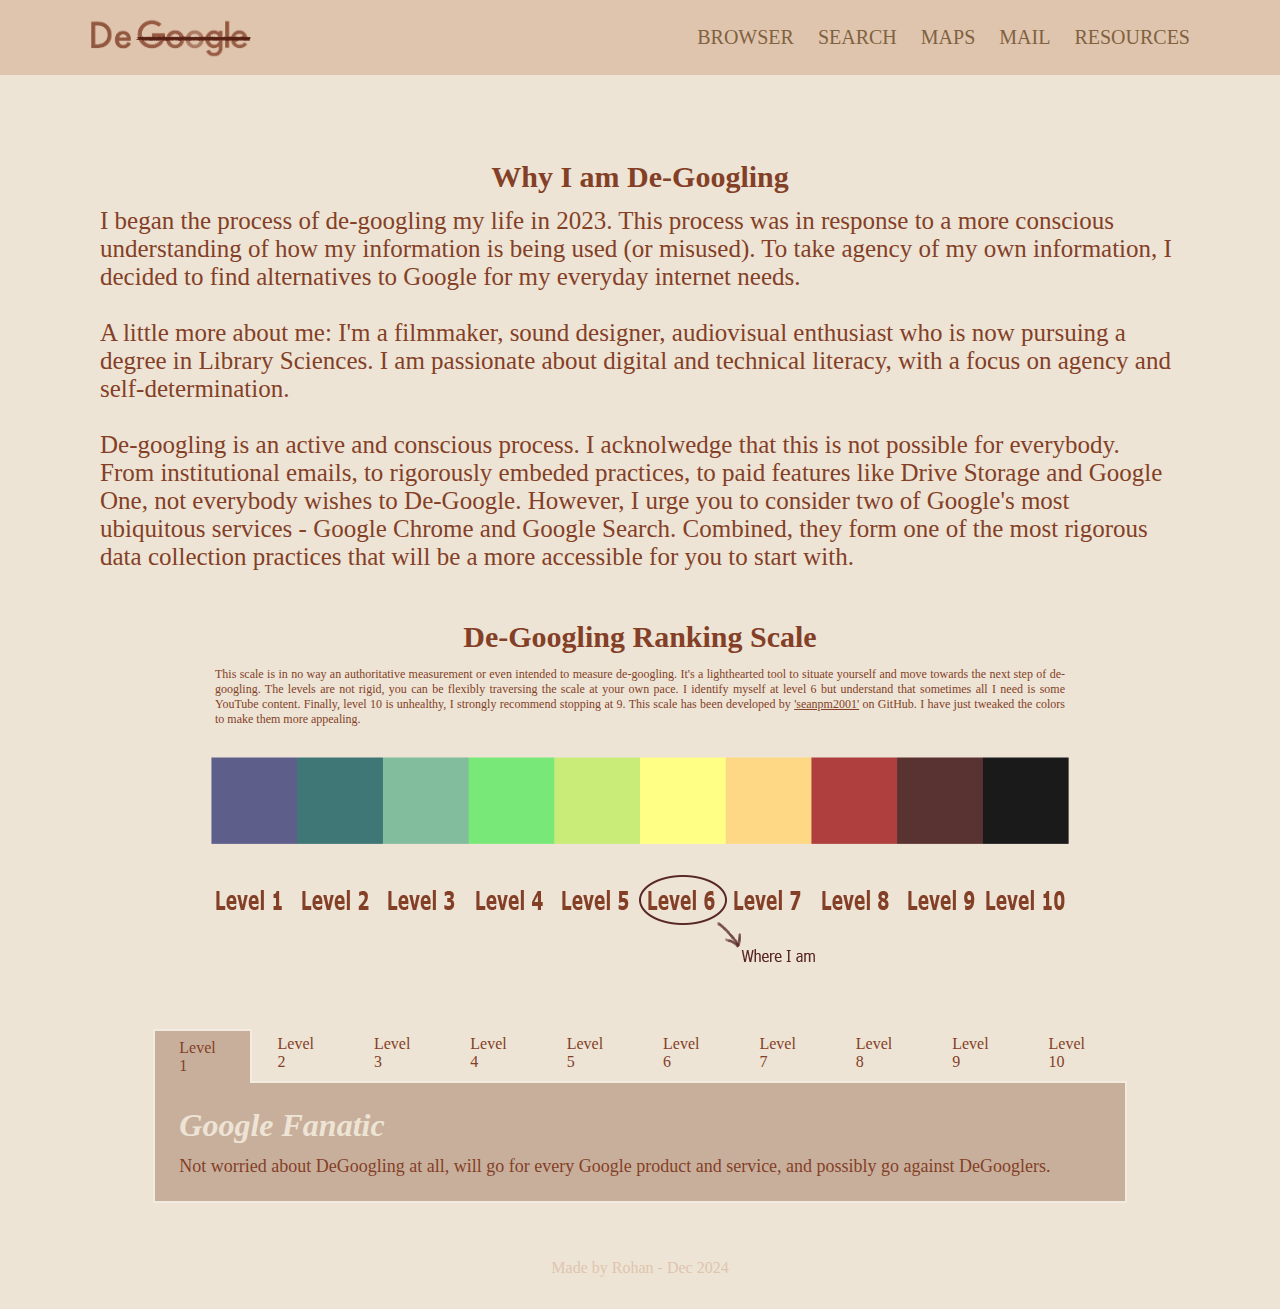
<file: index.html>
<!DOCTYPE html>
<html lang='en'>
<head>
    <meta charset="UTF-8">
    <meta name="viewport"
        content="width=device-width", initial-scale=1>
    <meta name="description"
        content="Explore resources and suggestions to de-google your life and finda alternatives to 
        the information monopoly by Google">
    <link rel="stylesheet" href="style.css">
    <link rel="icon" href="./00_degooglefaviconlogo.png">
    <title>De-Google Your Life</title>
</head>
  

<body>
      
<!--NAVIATION--> <!--to DO-->
 <nav>

    <a href="./index.html"> <img id="degoogle" src="./00_logo.png"> </a>

   <ul>       
       <li><a href="./Chrome.html">Browser</a></li>
       <li><a href="./Search.html">Search</a></li>
       <li><a href="./maps.html">Maps</a></li>
       <li><a href="./mail.html">Mail</a></li>
       <li><a href="./resources.html">Resources</a></li>
   </ul>
  </nav> 


<br>
<br>
<br>
<br>


<!--TOPBANNER-->

  <div class="topbanner">
     <h3> 
     Why I am De-Googling
     </h3>
     <p>
       I began the process of de-googling my life in 2023. 
       This process was in response to a more conscious understanding
        of how my information is being used (or misused). To take agency of my own information, I decided to find alternatives to Google for my everyday internet needs.
       <br>
       <br>
      A little more about me: I'm a filmmaker, sound designer, audiovisual enthusiast who is now pursuing a degree in Library Sciences. I am passionate about digital and technical literacy, with a focus on agency and self-determination. 
       <br>
       <br>
       De-googling is an active and conscious process. I acknolwedge that this is not possible for everybody. From institutional emails, to rigorously embeded practices, to paid features like Drive Storage and Google One, not everybody wishes to De-Google. However, I urge you to consider two of Google's most ubiquitous services - Google Chrome and Google Search. Combined, they form one of the most rigorous data collection practices that will be a more accessible for you to start with.   
       </p>
 </div>
<br>
<br>

<!--DegooglingScale-->
<div class="rankingscale">
    <h3>De-Googling Ranking Scale</h3>
        <div class="warningdiv">
            <p class ="degooglewarning">
                This scale is in no way an authoritative measurement or even intended to measure de-googling. It's a 
                lighthearted tool to situate yourself and move towards the next step of de-googling. The levels are not 
                rigid, you can be flexibly traversing the scale at your own pace. I identify myself at level 6 but understand 
                that sometimes all I need is some YouTube content. Finally, level 10 is unhealthy, I strongly recommend
                stopping at 9. This scale has been developed by <a href="https://github.com/seanpm2001/DeGoogle-Ranking-Scale">'seanpm2001'</a> on GitHub. I have just tweaked the colors to 
                make them more appealing.  
            </p>
        </div>
    <div class="scale1">
        <img class="degooglingscale" src="./00_degoogleranking.png">
        <img class="levels" src="./00_levels.png">
    </div>
    <br>
    <br>
    <br>

    <!--Tabs for the Levels-->
    <div class="tabbed" id="indextabs">
        <ul class="indexlist">
            <li class="indexing">
                <a href="#section1">Level 1</a>
            </li>
            <li class="indexing">
                <a href="#section2">Level 2</a>
            </li>
            <li class="indexing">
                <a href="#section3">Level 3</a>
            </li>
            <li class="indexing">
                <a href="#section4">Level 4</a>
            </li>
            <li class="indexing">
                <a href="#section5">Level 5</a>
            </li>
            <li class="indexing">
                <a href="#section6">Level 6</a>
            </li>
            <li class="indexing">
                <a href="#section7">Level 7</a>
            </li>
            <li class="indexing">
                <a href="#section8">Level 8</a>
            </li>
            <li class="indexing">
                <a href="#section9">Level 9</a>
            </li>
            <li class="indexing">
                <a href="#section10">Level 10</a>
            </li>

        </ul>
    
    
        <!-- Level 1 -->
    
        <section id="section1">
            <h2><em>Google Fanatic</em></h2>
            <div class="contentcontainer">
                <p class="normal">Not worried about DeGoogling at all, will go for every Google product and service, and possibly go against DeGooglers.
                </p>
            </div>
        </section>
     

         <!-- Level 2 -->
    
         <section id="section2">
            <h2><em>Google Cautious</em></h2>
                <div class="contentcontainer">
                    <p class="normal">A little worried about Google, will rid their life of some Google services, but not all. Will still use some Google Services, and may or may not block Google trackers.
                    </p>
                </div>
        </section>

         <!-- Level 3 -->
    
         <section id="section3">
            <h2><em>Google Anxious</em></h2>
                <div class="contentcontainer">
                    <p class="normal">Worried about Google, and will rid their life of Google services up to their comfort level.
                    </p>
                </div>
        </section>

         <!-- Level 4 -->
    
         <section id="section4">
            <h2><em>Meek Anti-Google</em></h2>
                <div class="contentcontainer">
                    <p class="normal">Will cut out as many Google products from their life as they can, and possibly turn down jobs that use Google services.
                    </p>
                </div>
        </section>

         <!-- Level 5 -->
    
         <section id="section5">
            <h2><em>Weak Anti-Google</em></h2>
                <div class="contentcontainer">
                    <p class="normal">Will cut out all Google products from their life, except for difficult ones to get rid of, such as YouTube, or Android.
                    </p>
                </div>
        </section>

         <!-- Level 6 -->
    
         <section id="section6">
            <h2><em>Medium Anti-Google</em></h2>
                <div class="contentcontainer">
                    <p class="normal">Will cut out all Google products from their life, and will actively try to avoid Android and YouTube as well.
                    </p>
                </div>
        </section>

         <!-- Level 7 -->
    
         <section id="section7">
            <h2><em>DeGoogler</em></h2>
                <div class="contentcontainer">
                    <p class="normal">Successfully cut out all Google products from their life, and will prevent themselves from getting into any other Google products.
                    </p>
                </div>
        </section>

         <!-- Level 8 -->
    
         <section id="section8">
            <h2><em>DeGoogler Strong</em></h2>
                <div class="contentcontainer">
                    <p class="normal">Has cut out all Google products from their life, not trying new Google services, and actively avoiding other services that have a strong emphasis on Google functionality. Will even turn down job offers that involve usage of Google products and services.
                    </p>
                </div>
        </section>

         <!-- Level 9 -->
    
         <section id="section9">
            <h2><em>Strict DeGoogler</em></h2>
                <div class="contentcontainer">
                    <p class="normal">Has cut out all Google products from their life, avoids all possible connections and pings to Google, won't use Google services, actively avoids sites that have a strong emphasis on Google functionality, will even block Google fonts and graphics.
                    </p>
                </div>
        </section>

         <!-- Level 10 -->
    
         <section id="section10">
            <h2><em>Pure Anti-Google</em></h2>
                <div class="contentcontainer">
                    <p class="normal"> Will go to the point where they won't enter a different room or building that uses Google products or services, or displays the word Google anywhere. Will not use anything Google, even fonts and graphics, will turn down Google related jobs, will go the point of total social isolation to prevent Google from entering their lives.
                    </p>
                </div>
        </section>
</div>


<!--FOOTER-->

 <div class="footer">
<span> Made by Rohan - Dec 2024</span>
</div>




<!--script-->
<script type="text/javascript" src="./chrome.js"></script>

</body>
</html>
</file>
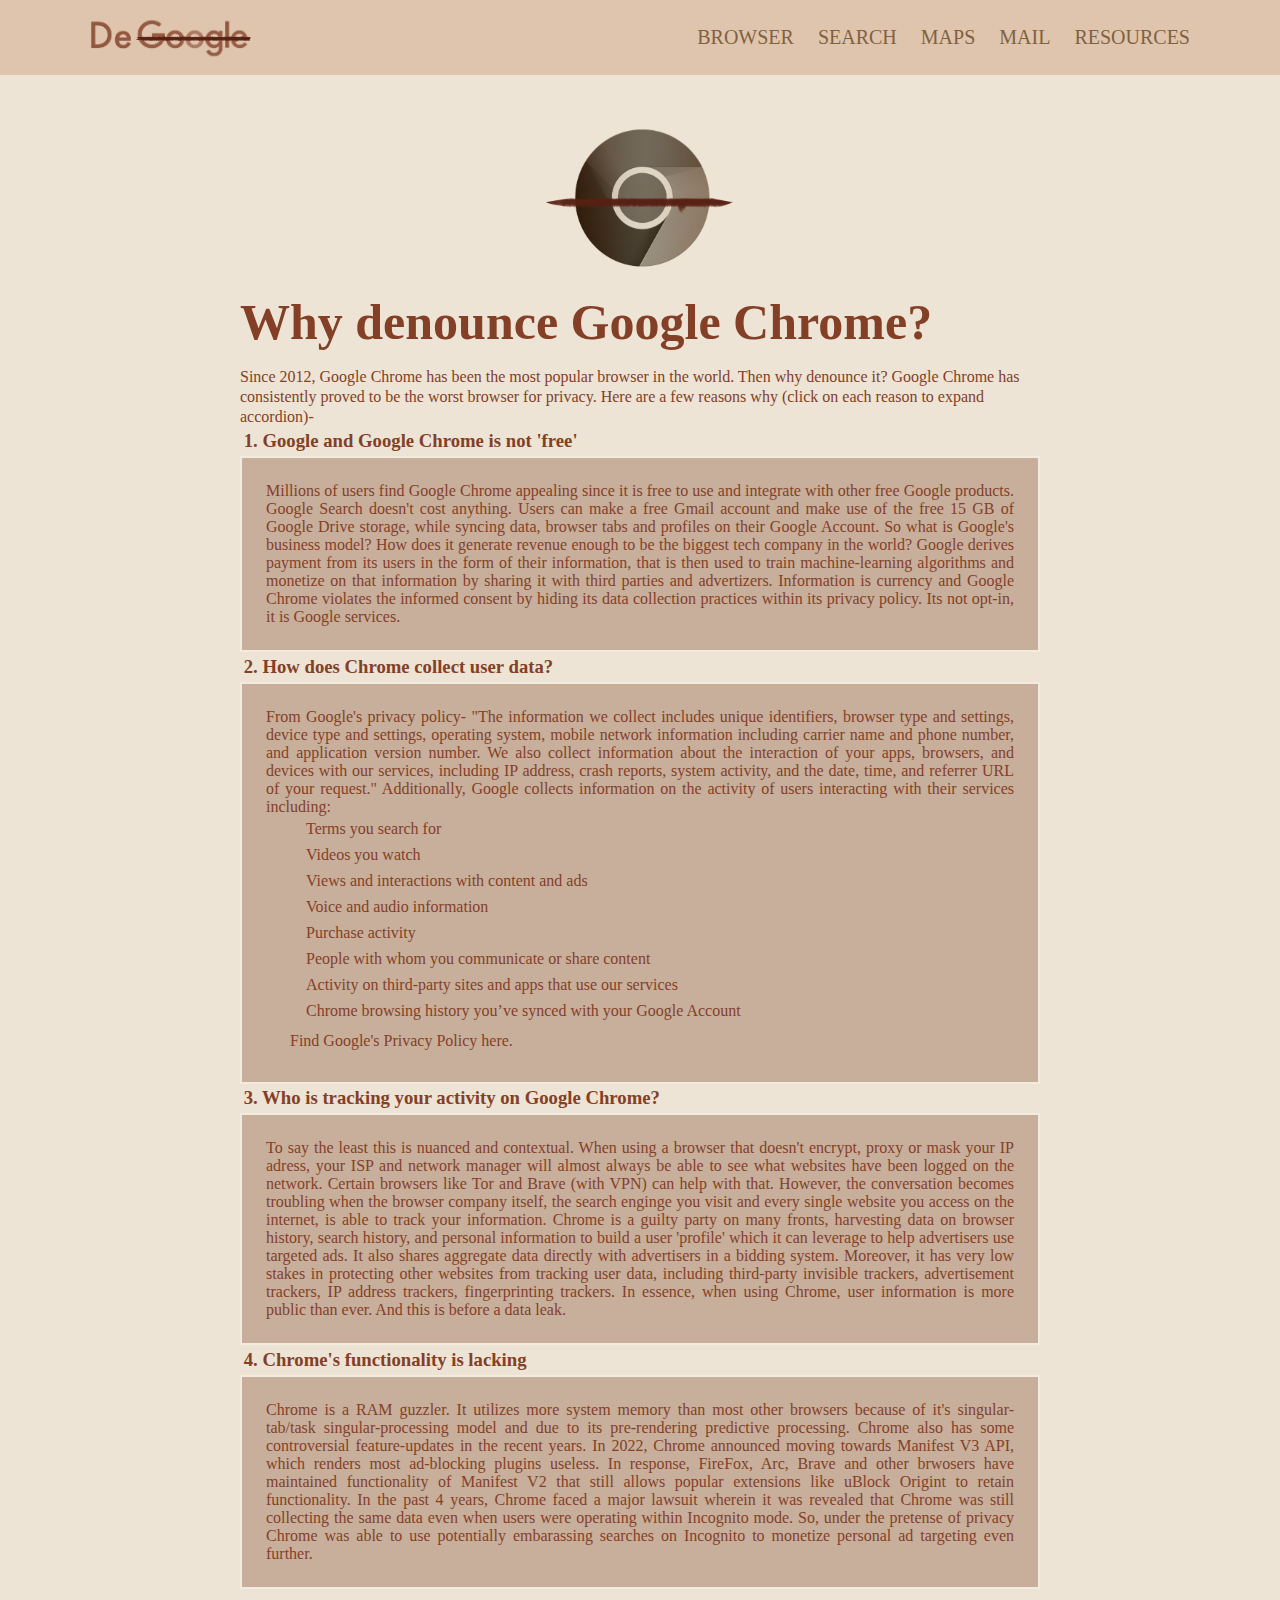
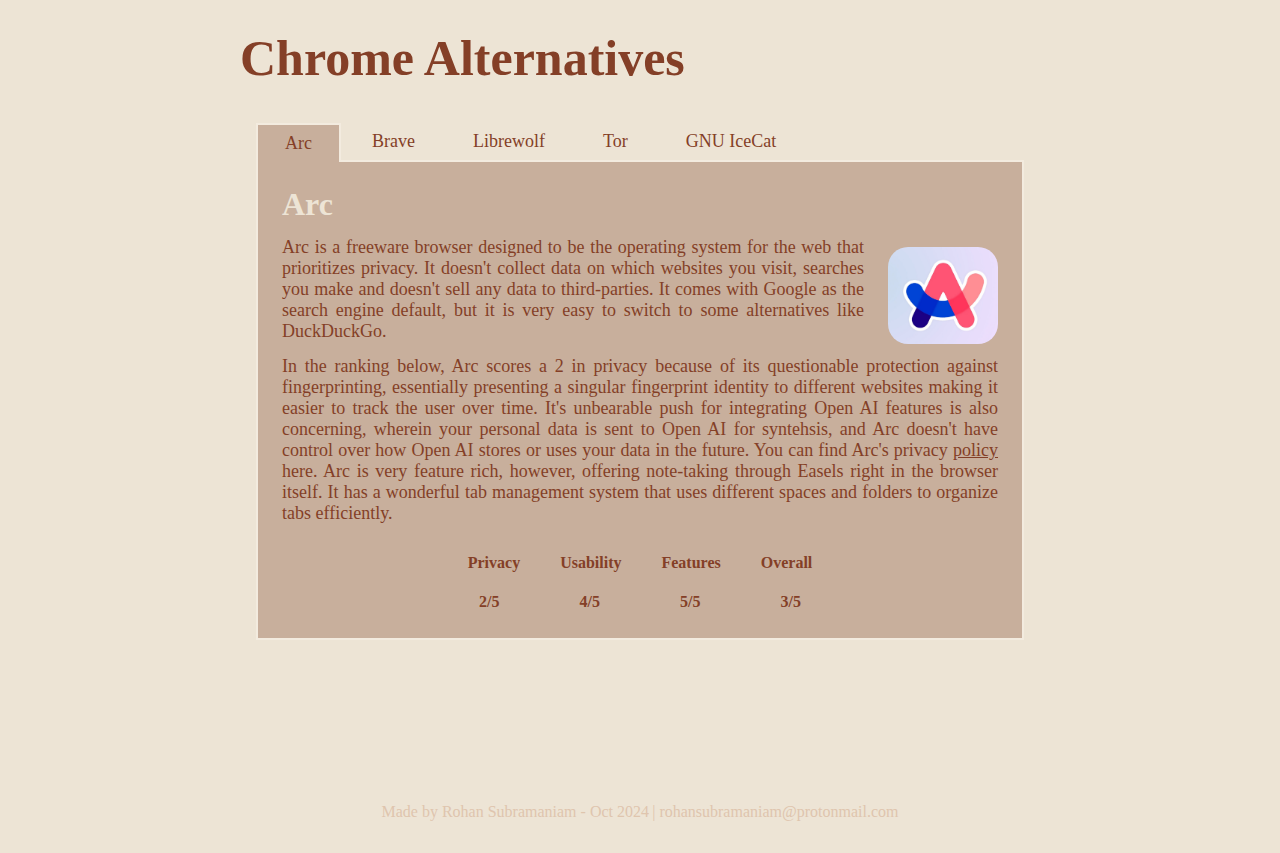
<file: Chrome.html>
<!DOCTYPE html>
<html lang='en'>
 <head>
    <meta charset="UTF-8">
    <meta name="viewport"
        content="width=device-width", initial-scale=1>
    <meta name="description"
        content="Explore resources and suggestions to de-google your life and finda alternatives to 
        the information monopoly by Google">
    <link rel="stylesheet" type="text/css" href="style.css">
    <link rel="icon" href="./00_degooglefaviconlogo.png">
    <title>Google Chrome Alternatives</title>
    <script
  src="https://code.jquery.com/jquery-3.7.1.js"
  integrity="sha256-eKhayi8LEQwp4NKxN+CfCh+3qOVUtJn3QNZ0TciWLP4="
  crossorigin="anonymous"></script>
 </head>
  

<body>
      
<!--NAVIATION--> <!--to DO-->
 <nav>
    <a href="./index.html"> <img id="degoogle" src="./00_logo.png"> </a>


   <ul>       

       <li><a href="./Chrome.html">Browser</a></li>
       <li><a href="./Search.html">Search</a></li>
       <li><a href="./maps.html">Maps</a></li>
       <li><a href="./mail.html">Mail</a></li>
       <li><a href="./resources.html">Resources</a></li>
   </ul>
  </nav> 



<!--SPACE-->

<div class='space'>
</div>

<div class="searchphoto2">
    <img src="./00_dechrome.png">
</div>



<br>
<br>


<!--TOPBANNER-->
<div class="reason"> 
<h3>Why denounce Google Chrome?</h3> 
<p> Since 2012, Google Chrome has been the most popular browser in the world. Then why denounce it? Google Chrome has consistently proved to be the worst browser for privacy. Here are a few reasons why 
    (click on each reason to expand accordion)- 
      </p>

</div>



<!--ACCORDION-->

<section class="accordian" role="tablist" aria-live="polite">
 <article>
     <span id="tab0" tabindex="0" class="section-title" aria-controls="panel0" role="tab">
         <h3>1. Google and Google Chrome is not 'free'</h3>
     </span>
     <div class="collapsing-section" id="panel0" aria-labelledby="tab0" role="tabpanel">
         <p>Millions of users find Google Chrome appealing since it is free to use and integrate with other
            free Google products. Google Search doesn't cost anything. Users can make a free Gmail account and make use of the free
            15 GB of Google Drive storage, while syncing data, browser tabs and profiles on their Google Account.
            So what is Google's business model? How does it generate revenue enough to be the biggest tech company
            in the world? Google derives payment from its users in the form of their information, that is then used
            to train machine-learning algorithms and monetize on that information by sharing it with third parties and advertizers.
            Information is currency and Google Chrome violates the informed consent by hiding its data collection
            practices within its privacy policy. Its not opt-in, it is Google services.</p>
     </div>
     <span id="tab1" tabindex="1" class="section-title" aria-controls="panel1" role="tab">
        <h3>2. How does Chrome collect user data?</h3>
    </span>
    <div class="collapsing-section" id="panel1" aria-labelledby="tab1" role="tabpanel">
        <p>From Google's privacy policy- "The information we collect includes unique identifiers, browser type and settings, 
            device type and settings, operating system, mobile network information including carrier name and phone number, 
            and application version number. We also collect information about the interaction of your apps, browsers, and devices 
            with our services, including IP address, crash reports, system activity, and the date, time, and referrer URL of your request." 
            Additionally, Google collects information on the activity of users interacting with their services including: </p>
            <p class="indent">  
            Terms you search for <br>
                Videos you watch <br>
                Views and interactions with content and ads<br>
                Voice and audio information<br>
                Purchase activity<br>
                People with whom you communicate or share content<br>
                Activity on third-party sites and apps that use our services<br>
                Chrome browsing history you’ve synced with your Google Account<br>
            </p>
          <p><a href="https://policies.google.com/privacy?hl=en-US"> Find Google's Privacy Policy here.</a></p>
    </div>
    <span id="tab2" tabindex="2" class="section-title" aria-controls="panel2" role="tab">
        <h3>3. Who is tracking your activity on Google Chrome?</h3>
    </span>
    <div class="collapsing-section" id="panel2" aria-labelledby="tab2" role="tabpanel">
        <p>To say the least this is nuanced and contextual. When using a browser that doesn't encrypt, proxy or mask your IP adress, 
            your ISP and network manager will almost always be able to see what websites have been logged on the network. Certain browsers like 
            Tor and Brave (with VPN) can help with that. However, the conversation becomes troubling when the browser company itself, the 
            search enginge you visit and every single website you access on the internet, is able to track your information. 
            Chrome is a guilty party on many fronts, harvesting data on browser history, search history, and personal information to build a 
            user 'profile' which it can leverage to help advertisers use targeted ads. It also shares aggregate data directly 
            with advertisers in a bidding system. Moreover, it has very low stakes in protecting other websites from tracking user data, including
            third-party invisible trackers, advertisement trackers, IP address trackers, fingerprinting trackers. 
            In essence, when using Chrome, user information is more public than ever. And this is before a data leak. 
              </p>
    </div>
    <span id="tab3" tabindex="3" class="section-title" aria-controls="panel3" role="tab">
        <h3>4. Chrome's functionality is lacking</h3>
    </span>
    <div class="collapsing-section" id="panel3" aria-labelledby="tab3" role="tabpanel">
        <p>Chrome is a RAM guzzler. It utilizes more system memory than most other browsers because of it's singular-tab/task singular-processing model and
            due to its pre-rendering predictive processing. Chrome also has some controversial feature-updates in the recent years. 
            In 2022, Chrome announced moving towards Manifest V3 API, which renders most ad-blocking plugins useless. In response, 
            FireFox, Arc, Brave and other brwosers have maintained functionality of Manifest V2 that still allows popular extensions
            like uBlock Origint to retain functionality. In the past 4 years, Chrome faced a major lawsuit wherein it was revealed that 
            Chrome was still collecting the same data even when users were operating within Incognito mode. So, under the pretense of privacy
            Chrome was able to use potentially embarassing searches on Incognito to monetize personal ad targeting even further. 
              </p>
    </div>
 </article>
</section>



<br>
<br>
<br>

<!--CHROME ALTERNATIVES HEADING-->

<div class='alternatives'>
<h3>Chrome Alternatives</h3>
</div>


<br>


<!--TABS-->

<div class="tabbed">
    <ul>
        <li>
            <a href="#section1">Arc</a>
        </li>
        <li>
            <a href="#section2">Brave</a>
        </li>
        <li>
            <a href="#section3">Librewolf</a>
        </li>
        <li>
            <a href="#section4">Tor</a>
        </li>
        <li>
            <a href="#section5">GNU IceCat</a>
        </li>
    </ul>


 <!--section 1 ARC -->

 <section id="section1">
 <h2>Arc</h2>
 <div class="contentcontainer">
    <p class="squish">Arc is a freeware browser designed to be the operating system for the web that prioritizes privacy.
    It doesn't collect data on which websites you visit, searches you make and doesn't 
    sell any data to third-parties. It comes with Google as the search engine
    default, but it is very easy to switch to some alternatives like DuckDuckGo.</p>
    <img class="browserlogo" id="ARC" src="./00_arc.jpg">
 </div>
    <p class="normal">In the ranking below, Arc scores a 2 in privacy because of its questionable protection against 
        fingerprinting, essentially presenting a singular fingerprint identity to different websites making it easier to track the user
        over time. It's unbearable push for integrating Open AI 
    features is also concerning, wherein your personal data is sent to Open AI for syntehsis, and Arc doesn't have control over 
    how Open AI stores or uses your data in the future. You can find Arc's privacy <a href="https://arc.net/privacy#under-what-conditions-would-we-share-your-personal-data">policy</a> 
    here. Arc is very feature rich, however, offering note-taking through Easels right in the browser itself. It has a wonderful
    tab management system that uses different spaces and folders to organize tabs efficiently.</p>
    <div class="ranking">
        <h4>Privacy</h4>
        <h4>Usability</h4> 
        <h4>Features</h4> 
        <h4>Overall</h4> 
    </div>
    <div class="rankresults">
        <h4>2/5</h4>
        <h4>4/5</h4>
        <h4>5/5</h4>
        <h4>3/5</h4>
    </div>
 </section>




 <!--section 2 - BRAVE -->

 <section id="section2">
 <h2>Brave</h2>
 <div class="contentcontainer">
    <p class="squish">Brave is a free and open-source browser that emphasizes and has been claimed to be one of the most private browsing experiences. Based on the Chromium architecture, Brave, in its default
        state, blocks third-party ads and trackers. Brave also has a VPN and Firewall that adds further no-tracking protection. It will also
        inform users of how many ads and trackers it is blocking each day. 
    </p>
    <img class="browserlogo" id="BRAVE" src="./00_brave.png">
 </div>
    <p class="normal">Brave lands a close to perfect score in privacy, allowing users to browser the internet with the option 
        of a VPN and firewall. User IP Address is protected from tracking consistently along with encryption of user data 
        to allow further protection. It's also a very fast browser, loading 3x faster than Google Chrome. Brave also has some 
        excellent features like a video-calling feature right through the browser, vertical tabs and grouping like Arc, Rewards and program using 
        Brave Wallet and it's own search engine that is privacy personified. It is, overall, one of the best options if privacy 
        and usability is the concern. The downside of Brave, like Arc, is its built from Chromium which never really frees itself from Google tracking. <a href="https://brave.com/privacy-features/" >Privacy Policy.</a></p>
    <div class="ranking">
        <h4>Privacy</h4>
        <h4>Usability</h4> 
        <h4>Features</h4> 
        <h4>Overall</h4> 
    </div>
    <div class="rankresults">
        <h4>4/5</h4>
        <h4>5/5</h4>
        <h4>4/5</h4>
        <h4>4/5</h4>
    </div>
 </section>


 <!---Section 3 - FIREFOX -->

 <section id="section3">
 <h2>LibreWolf</h2>
 <div class="contentcontainer">
    <p class="squish">LibreWolf is an open-source, community-contributed browser based on Firefox,
        focused on privacy, security and freedom.
    It removes all telemetry, data collection and advertisement annoyance. It also focused on freedom of content 
    by disabling Digital Right Management. By default, it deletes the user's history and cookies when the browser is closed.
    It blocks trackers, implements uBlock Origin ad blocker, includes firewalls and HTTPS ony mode.   </p>
    <img class="browserlogo" id="FIREFOX" src="./00_librewolf.png">
 </div>
    <p class="normal">LibreWolf is an example of a browser that excels at privacy and security, at the expense of 
        certain features that users might come to expect from their browser. It doesn't have an easy shortcut or 
        bookmarking feature and disabled syncing between devices. Because of features being disabled to enhance security, 
        certain websites might break when viewing them on LibreWolf. Librewolf is modifiable by the user to develop
        custom versions of the browser. This requires extensive knowledge of browser systems and has a technical barrier. 
        LibreWolf's <a href="https://librewolf.net/privacy-policy/"> privacy policy</a> 
    here.</p>
    <div class="ranking">
        <h4>Privacy</h4>
        <h4>Usability</h4> 
        <h4>Features</h4> 
        <h4>Overall</h4> 
    </div>
    <div class="rankresults">
        <h4>5/5</h4>
        <h4>4/5</h4>
        <h4>2/5</h4>
        <h4>4/5</h4>
    </div>
 </section>



 <!--section 4 - TOR-->
 <section id="section4">
 <h2>Tor</h2>
 <div class="contentcontainer">
    <p class="squish">Tor Browser is a subset of the Tor Onion Project and is meant to be used with the Tor network.
        Tor Network works by sending user traffick through three random 'tunnels' or 'relays'in the Network. The last 
        tunnel the traffick comes out of sends it into the public internet. With the use of the Tor network, user's ISP or
        any tracker on the internet will not be able to monitor user activity, including names and websites visited. 
        Additionally, user ISP will remain private and secure since the traffick will be identified as coming from the 
        Tor Network.
    </p>
    <img class="browserlogo" id="TOR"src="./00_tor.png">
 </div>
     <p class="normal">The Tor Network and the Tor browser are lauded for their private, secure and open-internet access.
        It is important, however, to recognize that the Tor browser is a means to accessing the Dark Web. Even if a user is accessing
        websites and chatrooms that are not on the surface internet, it is important to maintain ananymity by using psuedonyms and aliases.
        Usage of the the Tor Network has connotations attached to it, and those who recognize user presence on the Network might have
        speculative interests in pursuing your identity. Only user's with the capability of using Tor should be using.
         <a href="https://community.torproject.org/policies/social_contract/">Tor Social Contract.</a></p>
    <div class="ranking">
         <h4>Privacy</h4>
        <h4>Usability</h4> 
        <h4>Features</h4> 
         <h4>Overall</h4> 
    </div>
    <div class="rankresults">
        <h4>5/5</h4>
        <h4>3/5</h4>
        <h4>3/5</h4>
        <h4>4/5</h4>
    </div>
 </section>



 <!--section 5 - GNU-->

 <section id="section5">
 <h2>GNU IceCat</h2>
 <div class="contentcontainer">
    <p class="squish">GNU IceCat is a completely free version of the Mozilla FireFox browser. This sounds incorrect 
        since FireFox is also free to use. However, while the source code of FireFox is free, they recommend nonfree extensions, 
        plug-ins and addons. GNU circumvents these non-free hidden tactics that allow these plugins and add-ons to track information
        or collect data as their business model. GNU IceCat blocks and redirects non-free JavaScript plugins that are potentially
        dangerous, it avoids fingerprinting and spoofs locational data, and prevents connections to third-parties.

    </p>
    <img class="browserlogo" id="GNU" src="./00_gnuicecat.png">
 </div>
    <p class="normal">IceCat is run by the GNU Project that is a free software, mass collaboration project 
        started in 1983. While they provide this browser as a resource for user, it also recognizes on their website
        that if privacy is connected to personal security of an individual, GNU IceCat is not a replacement for the Tor 
        Browser and recommends using Tor when security is primary. You can learn more about GNU <a href="https://www.gnu.org/">here</a>
         and find it's 
        <a href="https://arc.net/privacy#under-what-conditions-would-we-share-your-personal-data"> privacy policy</a></p>
    <div class="ranking">
        <h4>Privacy</h4>
        <h4>Usability</h4> 
        <h4>Features</h4> 
        <h4>Overall</h4> 
    </div>
    <div class="rankresults">
        <h4>5/5</h4>
        <h4>4/5</h4>
        <h4>3/5</h4>
        <h4>4/5</h4>
    </div>

 </section>
</div>


<!--space before footer-->
<div class='space'>
</div>


<!--footer-->
<div class="footer">
    <span> Made by Rohan Subramaniam - Oct 2024</span> 
    <span> | rohansubramaniam@protonmail.com</span>
</div>


<!-- java and jquery script calling-->
<script type="text/javascript" src="./chrome.js"></script>
<script type="text/javascript" src="//ajax.googleapis.com/ajax/libs/jquery/2.0.0/jquery.min.js"></script>
</body>
</html>
</file>
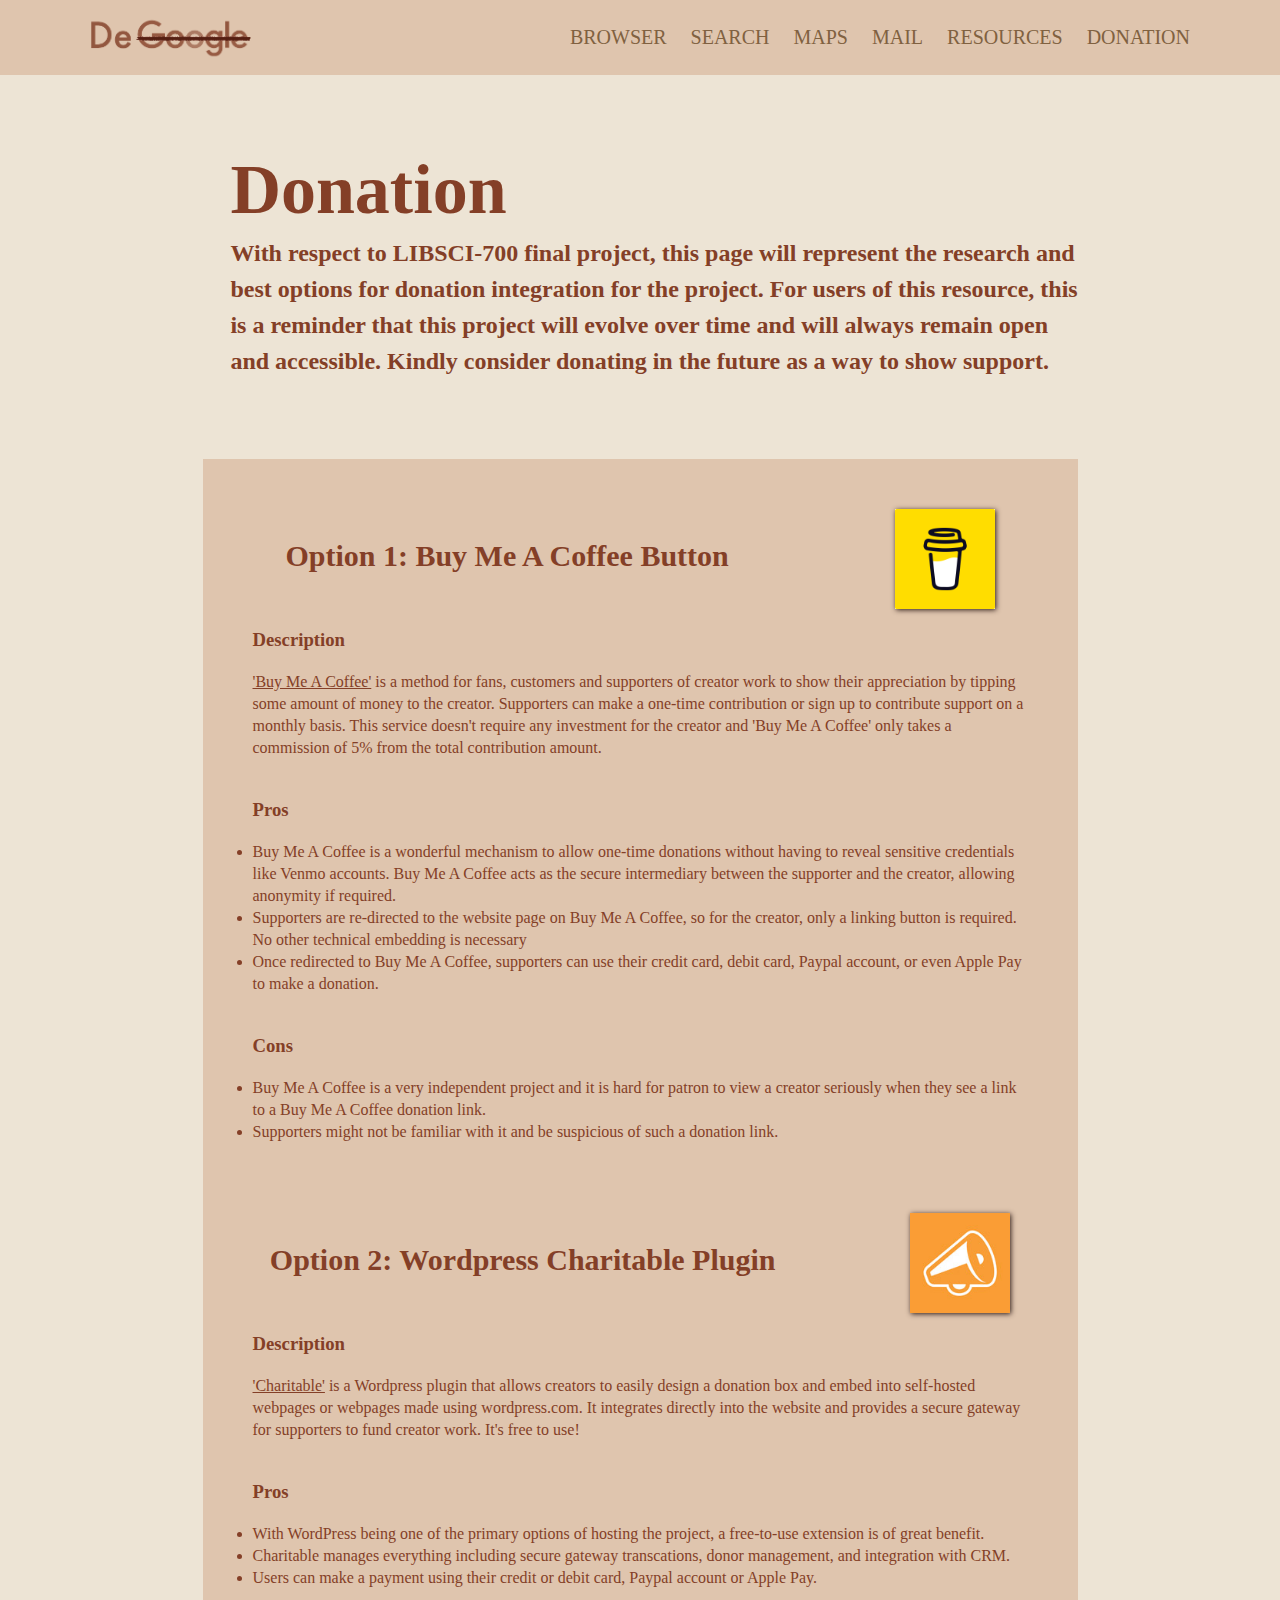
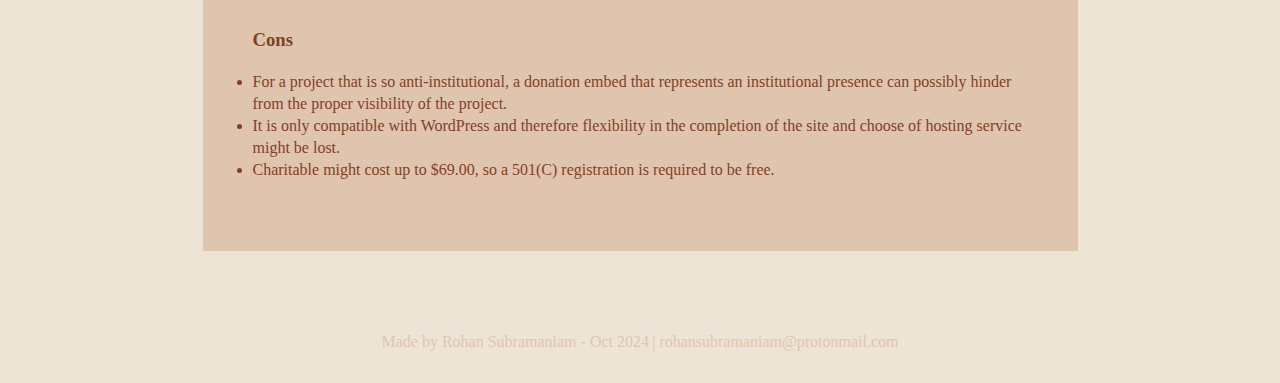
<file: donation.html>
<!DOCTYPE html>
<html lang='en'>
 <head>
    <meta charset="UTF-8">
    <meta name="viewport"
        content="width=device-width", initial-scale=1>
    <meta name="description"
        content="Explore resources and suggestions to de-google your life and finda alternatives to 
        the information monopoly by Google">
    <link rel="stylesheet" type="text/css" href="style.css">
    <link rel="icon" href="./00_degooglefaviconlogo.png">
    <title>Google Search Engine Alternatives</title>
    <script
  src="https://code.jquery.com/jquery-3.7.1.js"
  integrity="sha256-eKhayi8LEQwp4NKxN+CfCh+3qOVUtJn3QNZ0TciWLP4="
  crossorigin="anonymous"></script>
 </head>

 <body>
    

    <!--NAVIATION--> <!--to DO-->
    <nav>
        <a href="./index.html"> <img id="degoogle" src="./00_logo.png"> </a>
    <ul>       
      <li><a href="./Chrome.html">Browser</a></li>
      <li><a href="./Search.html">Search</a></li>
      <li><a href="./maps.html">Maps</a></li>
      <li><a href="./mail.html">Mail</a></li>
      <li><a href="./resources.html">Resources</a></li>
      <li><a href="./donation.html">Donation</a></li>
      
    </ul>
    </nav> 


    <!--SPACE-->
    <div class="space"></div>
    <div class="space"></div>


    <!--TOPBANNER-->
    <div class="reason2"> 
        <h3>Donation</h3> 
        <h4>With respect to LIBSCI-700 final project, this page will represent the research and best options for donation integration for the project. For users
        of this resource, this is a reminder that this project will evolve over time and will always remain open and accessible. Kindly consider donating
        in the future as a way to show support.</h4>
        </div>

    <!--SPACE-->
    <div class="space"></div>


    <!--space for donation research -->
    <div class ="donationresearch">
        <div class="donationtitle">
            <h2>Option 1: Buy Me A Coffee Button</h2> <img class="donationlogos" src="./00_buymeacoffeelogo.png">
        </div>
        <h3>Description</h3>    
        <p><a href="https://buymeacoffee.com/">'Buy Me A Coffee'</a> is a method for fans, customers and supporters of creator work to show their appreciation by tipping some amount of money
            to the creator. Supporters can make a one-time contribution or sign up to contribute support on a monthly basis. This service doesn't require
            any investment for the creator and 'Buy Me A Coffee' only takes a commission of 5% from the total contribution amount. 
        </p>
        <h3>Pros</h3>    
        <ul>
            <li>Buy Me A Coffee is a wonderful mechanism to allow one-time donations without having to reveal sensitive credentials like Venmo accounts. Buy Me A Coffee 
            acts as the secure intermediary between the supporter and the creator, allowing anonymity if required.</li>
            <li>Supporters are re-directed to the website page on Buy Me A Coffee, so for the creator, only a linking button is required. No other technical embedding is necessary</li>
            <li>Once redirected to Buy Me A Coffee, supporters can use their credit card, debit card, Paypal account, or even Apple Pay to make a donation.</li>
        </ul>
        <h3>Cons</h3>
        <ul>
            <li>Buy Me A Coffee is a very independent project and it is hard for patron to view a creator seriously when they see a link to a Buy Me A Coffee donation link.</li>
            <li>Supporters might not be familiar with it and be suspicious of such a donation link.</li>
        </ul>  

        <div class="donationtitle">
            <h2>Option 2: Wordpress Charitable Plugin</h2> <img class="donationlogos" src="./00_charitablelogo.jpg">
        </div>
        <h3>Description</h3>    
        <p><a href="https://www.wpcharitable.com/?gad_source=1&gclid=EAIaIQobChMIgoSm1v2iigMVDVpHAR20ugX_EAAYASAAEgJQUvD_BwE">'Charitable'</a> is a Wordpress plugin that allows creators to easily design a donation box and embed into self-hosted webpages or webpages made using wordpress.com. It integrates
            directly into the website and provides a secure gateway for supporters to fund creator work. It's free to use!
        </p>
        <h3>Pros</h3>
        <ul>
            <li>With WordPress being one of the primary options of hosting the project, a free-to-use extension is of great benefit.</li>
            <li>Charitable manages everything including secure gateway transcations, donor management, and integration with CRM.</li>
            <li>Users can make a payment using their credit or debit card, Paypal account or Apple Pay.</li>
        </ul>
        <h3>Cons</h3>  
        <ul>
            <li>For a project that is so anti-institutional, a donation embed that represents an institutional presence can possibly hinder from the proper visibility 
                    of the project.</li>
            <li>It is only compatible with WordPress and therefore flexibility in the completion of the site and choose of hosting service might be lost.</li>
            <li>Charitable might cost up to $69.00, so a 501(C) registration is required to be free.</li>
        </ul>
        
        <div class="space"></div>
    </div>
    

 <!--SPACE-->
 <div class="space"></div>    

<!--FOOTER-->

<div class="footer">
    <span> Made by Rohan Subramaniam - Oct 2024</span>
    <span> | rohansubramaniam@protonmail.com</span>
    </div>



        

 </body>
 </html>
</file>
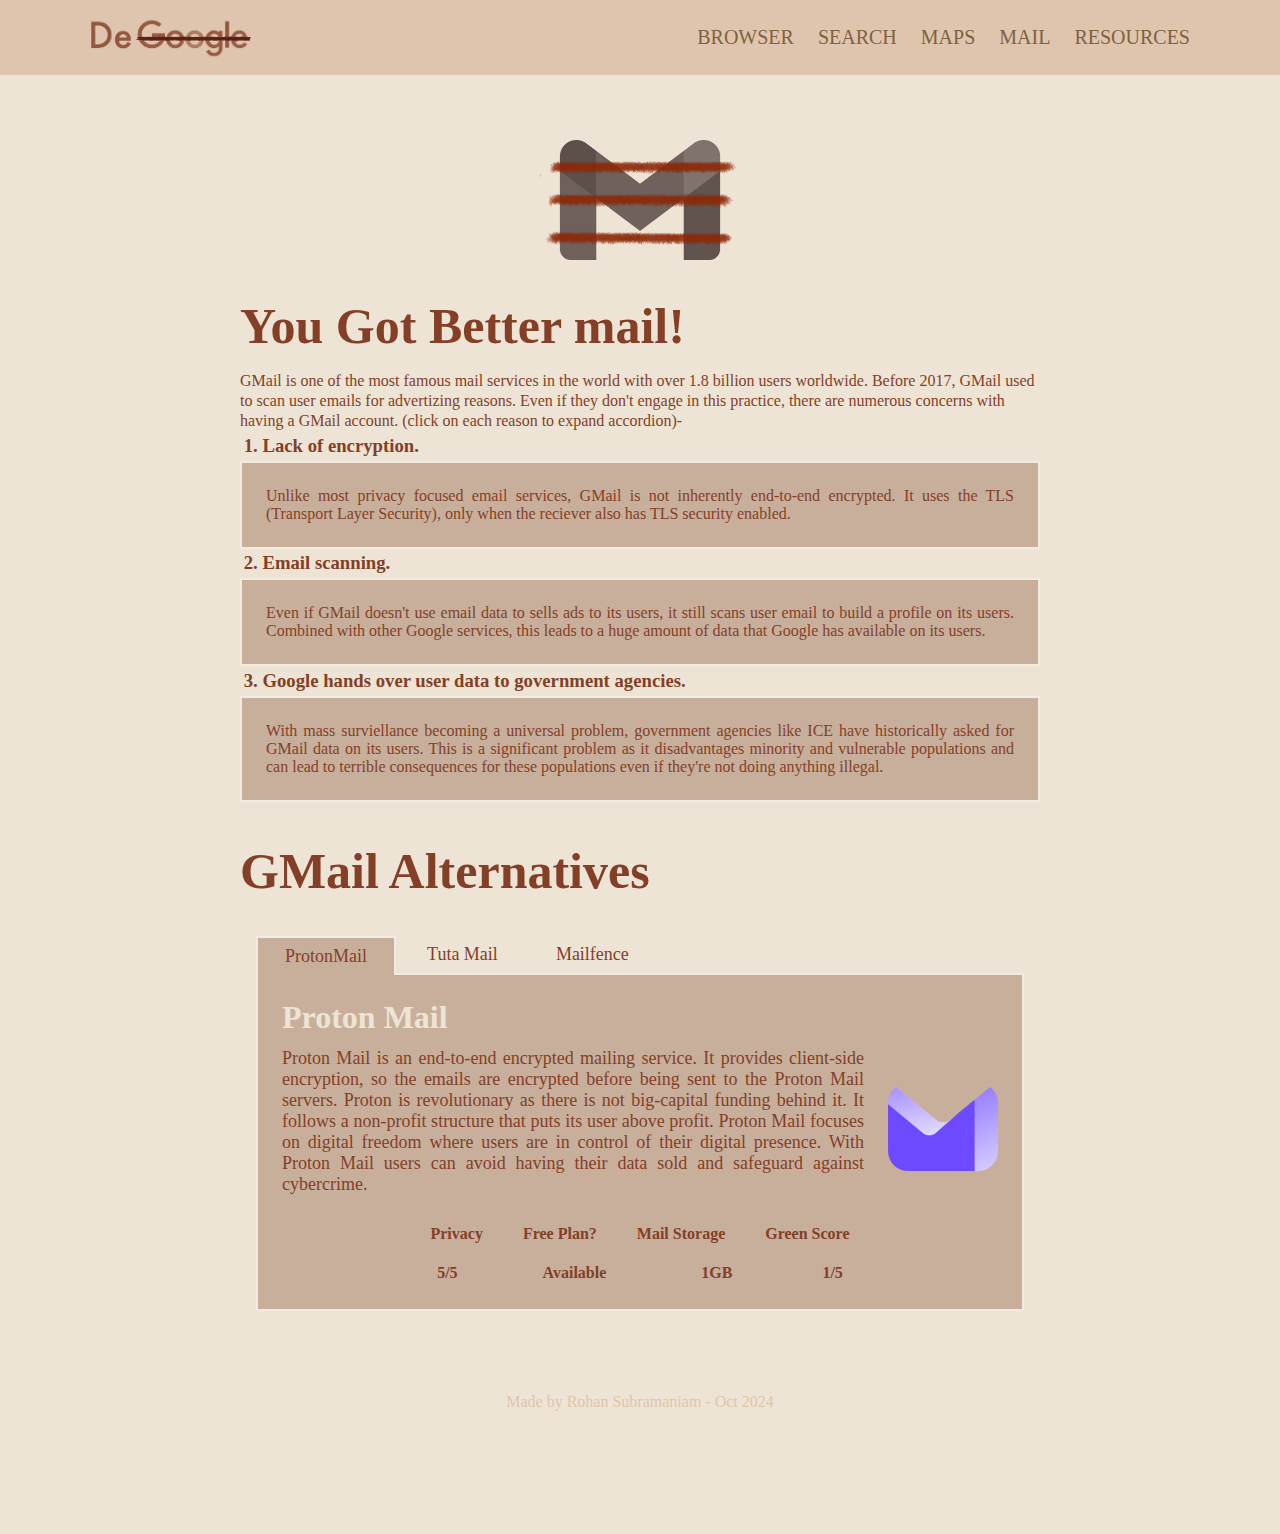
<file: mail.html>
<!DOCTYPE html>
<html lang='en'>
 <head>
    <meta charset="UTF-8">
    <meta name="viewport"
        content="width=device-width", initial-scale=1>
    <meta name="description"
        content="Explore resources and suggestions to de-google your life and finda alternatives to 
        the information monopoly by Google">
    <link rel="stylesheet" type="text/css" href="style.css">
    <link rel="icon" href="./00_degooglefaviconlogo.png">
    <title>Google Chrome Alternatives</title>
    <script
  src="https://code.jquery.com/jquery-3.7.1.js"
  integrity="sha256-eKhayi8LEQwp4NKxN+CfCh+3qOVUtJn3QNZ0TciWLP4="
  crossorigin="anonymous"></script>
 </head>
  

<body>
      
<!--NAVIATION--> <!--to DO-->
 <nav>
    <a href="./index.html"> <img id="degoogle" src="./00_logo.png"> </a> <!-- add logo here-->


   <ul>       

       <li><a href="./Chrome.html">Browser</a></li>
       <li><a href="./Search.html">Search</a></li>
       <li><a href="./maps.html">Maps</a></li>
       <li><a href="./mail.html">Mail</a></li>
       <li><a href="./resources.html">Resources</a></li>
   </ul>
  </nav> 



<!--SPACE-->

<div class='space'>
</div>

<div class="searchphoto2">
    <img src="./00_gmaillogo.png">
</div>



<br>
<br>


<!--TOPBANNER-->
<div class="reason"> 
<h3>You Got Better mail!</h3> 
<p> GMail is one of the most famous mail services in the world with over 1.8 billion users worldwide.
    Before 2017, GMail used to scan user emails for advertizing reasons. Even if they don't engage in this 
    practice, there are numerous concerns with having a GMail account. 
    (click on each reason to expand accordion)- 
      </p>
</div>



<!--ACCORDION-->

<section class="accordian" role="tablist" aria-live="polite">
    <article>
        <span id="tab0" tabindex="0" class="section-title" aria-controls="panel0" role="tab">
            <h3>1. Lack of encryption.</h3>
        </span>
        <div class="collapsing-section" id="panel0" aria-labelledby="tab0" role="tabpanel">
            <p>Unlike most privacy focused email services, GMail is not inherently end-to-end encrypted.
                It uses the TLS (Transport Layer Security), only when the reciever also has TLS security enabled.
            </p>
               
        </div>
        <span id="tab1" tabindex="1" class="section-title" aria-controls="panel1" role="tab">
           <h3>2. Email scanning.</h3>
       </span>
       <div class="collapsing-section" id="panel1" aria-labelledby="tab1" role="tabpanel">
           <p>Even if GMail doesn't use email data to sells ads to its users, it still scans
            user email to build a profile on its users. Combined with other Google services, this leads to a
            huge amount of data that Google has available on its users. 
           </p>
             
       </div>
       <span id="tab2" tabindex="2" class="section-title" aria-controls="panel2" role="tab">
           <h3>3. Google hands over user data to government agencies.</h3>
       </span>
       <div class="collapsing-section" id="panel2" aria-labelledby="tab2" role="tabpanel">
           <p>With mass surviellance becoming a universal problem, government agencies like ICE have
            historically asked for GMail data on its users. This is a significant problem as it 
        disadvantages minority and vulnerable populations and can lead to terrible consequences for 
    these populations even if they're not doing anything illegal. </p>
       </div>
    </article>
   </section>
   
   
   
   <br>
   <br>
   <br>



   <!--CHROME ALTERNATIVES HEADING-->

<div class='alternatives'>
    <h3>GMail Alternatives</h3>
    </div>
    
    
    <br>
    
    
    <!--TABS-->
    
    <div class="tabbed">
        <ul>
            <li>
                <a href="#section1">ProtonMail</a>
            </li>
            <li>
                <a href="#section2">Tuta Mail</a>
            </li>
            <li>
                <a href="#section3">Mailfence</a>
            </li>
        </ul>
    
    
     <!--section 1 ProtonMail -->
    
     <section id="section1">
     <h2>Proton Mail</h2>
     <div class="contentcontainer">
        <p class="squish">Proton Mail is an end-to-end encrypted mailing service. It provides
            client-side encryption, so the emails are encrypted before being sent to the Proton Mail
        servers. Proton is revolutionary as there is not big-capital funding behind it. It
    follows a non-profit structure that puts its user above profit. Proton Mail focuses on digital freedom
where users are in control of their digital presence. With Proton Mail users can avoid having their data sold and 
safeguard against cybercrime.</p>
        <img class="browserlogo" id="ProtonMail" src="./00_protonmaillogo.png">
     </div>
        <div class="ranking">
            <h4>Privacy</h4>
            <h4>Free Plan?</h4> 
            <h4>Mail Storage</h4> 
            <h4>Green Score</h4> 
        </div>
        <div class="rankresults2">
            <h4 id="rankresleft">5/5</h4>
            <h4 id="rankresleft">Available</h4>
            <h4 id="rankresright">1GB</h4>
            <h4 id="rankresright">1/5</h4>
        </div>
     </section>
    
    
    
    
     <!--section 2 - Tuta Mail -->
    
     <section id="section2">
     <h2>Tuta Mail</h2>
     <div class="contentcontainer">
        <p class="squish">
            Tuta Mail is an end-to-end encrypted mail service. Tuta has started using post-quantum
            cryptography, replacing standard encryption methods. Tuta, after its' employees participated
            in Fridays For Future protests, moved towards 100% renewable energy for its servers, along with a 
            strong committment to the environment. Tuta also provides protection against spam, phishing 
            and tracking. Tuta aims to provide an ethical alternative to surveillance capitalism, 
            where employees are paid a fair and transparent salary, uses 100% renewable energy, and focuses
            on user privacy over profit maximisation. 
        </p>
        <img class="browserlogo" id="Tuta Mail" src="./00_tutamaillogo.png">
     </div>
        <div class="ranking">
            <h4>Privacy</h4>
            <h4>Free Plan?</h4> 
            <h4>Mail Storage</h4> 
            <h4>Green Score</h4> 
        </div>
        <div class="rankresults2">
            <h4 id="rankresleft">5/5</h4>
            <h4 id="rankresleft">Available</h4>
            <h4 id="rankresright">1GB</h4>
            <h4 id="rankresright">5/5</h4>
        </div>
     </section>
    
    
     <!---Section 3 - MailFence -->
    
     <section id="section3">
     <h2>MailFence</h2>
     <div class="contentcontainer">
        <p class="squish">Mailfence is a privacy and security-focused mailing service, 
            that provides end-to-end encryption using AES-256, thus Mailfence themselves are not able 
        to read user data. Mailfence prioritizes no third-party access to user email thus having 
    no backdoors or government shadow access. Mailfence doesn't track or solitic ads to its users 
and protects against spam and phishing. As part of its committment to transparency, it provides 
Warrant Canary and Transparency Reports, thus making it clear to everybody when and why legal requests for user
information were made, which requests were denied by Mailfence, and which warrants were within the law and Mailfence
had to comply.  </p>
        <img class="browserlogo" id="Mailfence" src="./00_mailfencelogo.png">
     </div>

        <div class="ranking">
            <h4>Privacy</h4>
            <h4>Free Plan?</h4> 
            <h4>Mail Storage</h4> 
            <h4>Green Score</h4> 
        </div>
        <div class="rankresults2">
            <h4 id="rankresleft">5/5</h4>
            <h4 id="rankresleft">Available</h4>
            <h4 id="rankresright">1GB</h4>
            <h4 id="rankresright">4/5</h4>
        </div>
     </section>
    
    
    
    <!--space before footer-->
    <div class='space'>
    </div>
    
    
    <!--footer-->
    <div class="footer">
        <span> Made by Rohan Subramaniam - Oct 2024</span> 
    </div>
    
    
    <!-- java and jquery script calling-->
    <script type="text/javascript" src="./chrome.js"></script>
    </body>
    </html>
</file>
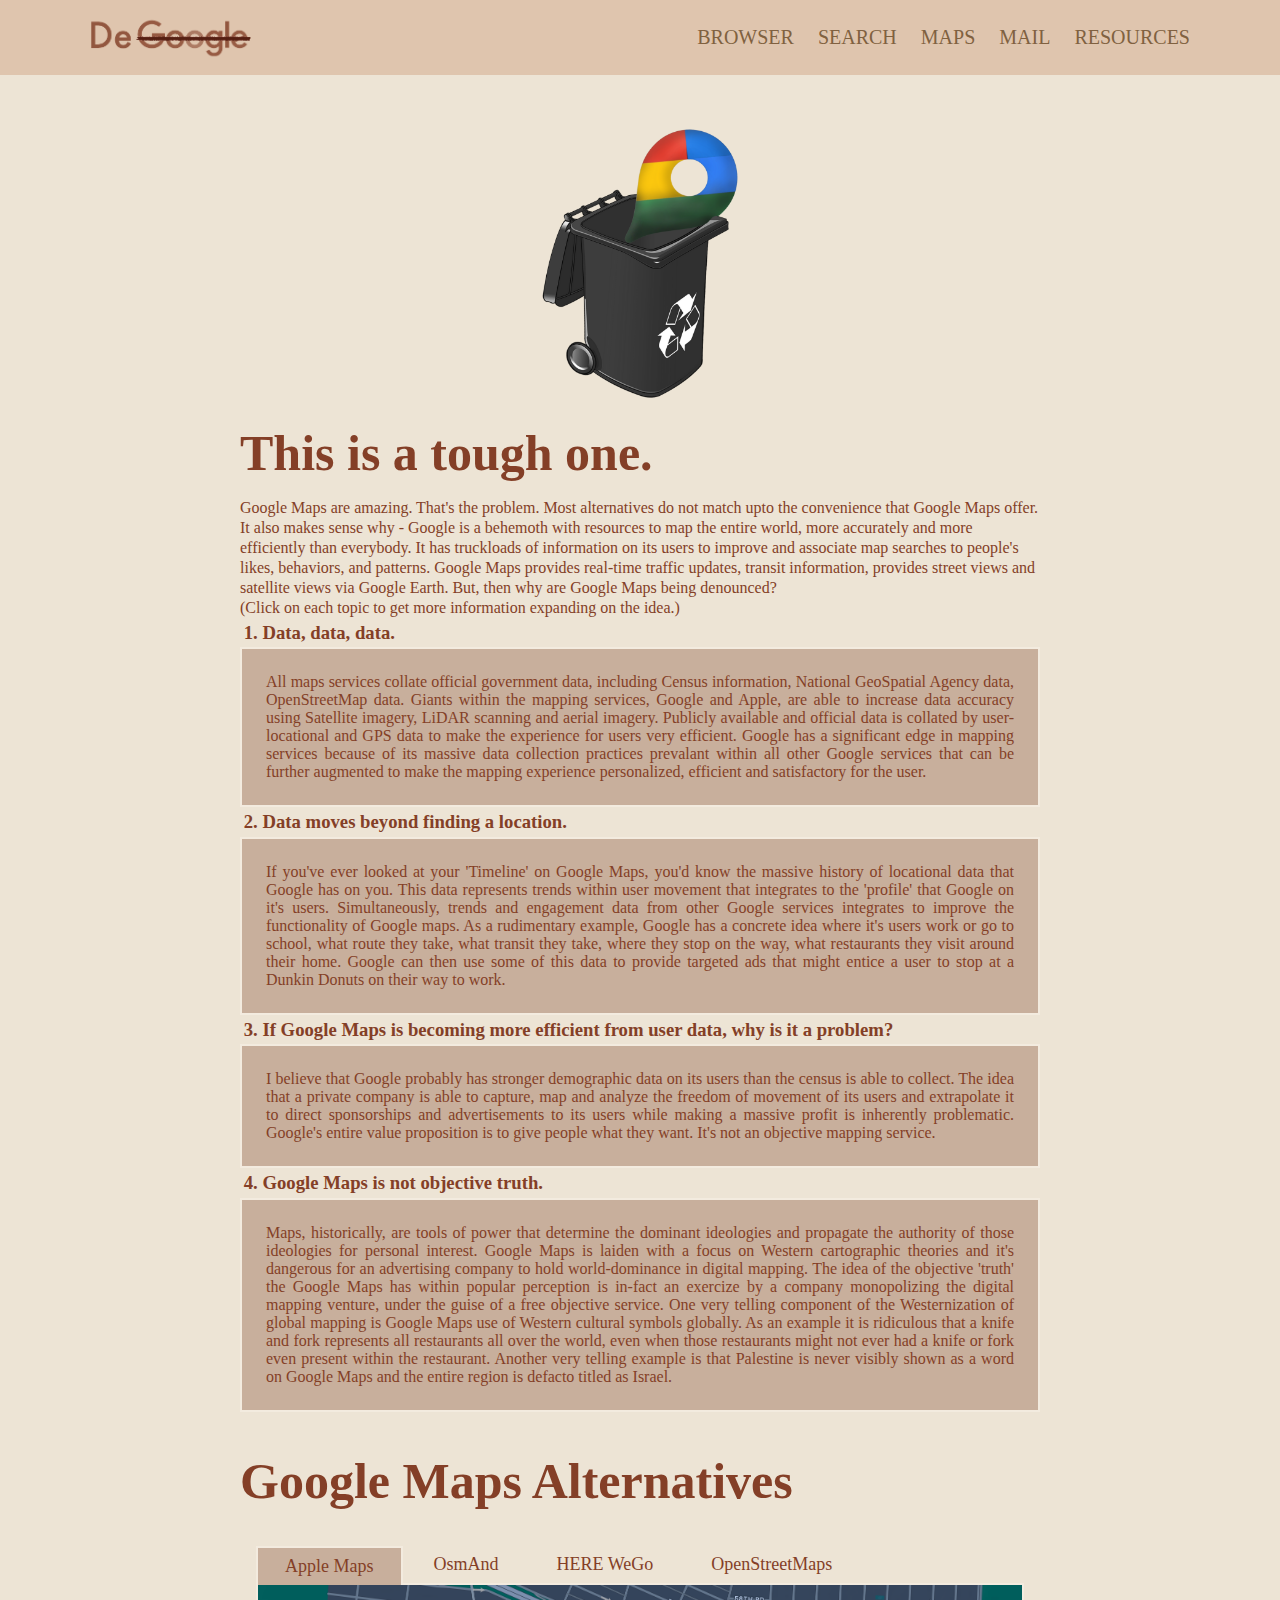
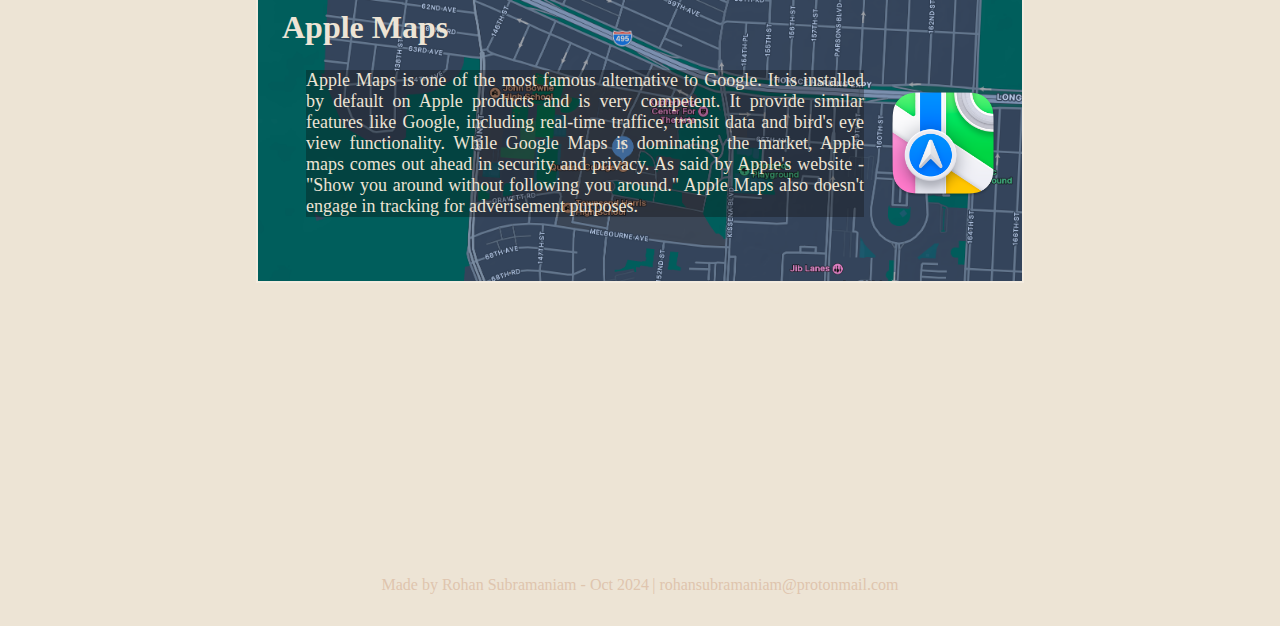
<file: maps.html>
<!DOCTYPE html>
<html lang='en'>
 <head>
    <meta charset="UTF-8">
    <meta name="viewport"
        content="width=device-width", initial-scale=1>
    <meta name="description"
        content="Explore resources and suggestions to de-google your life and finda alternatives to 
        the information monopoly by Google">
    <link rel="stylesheet" type="text/css" href="style.css">
    <link rel="icon" href="./00_degooglefaviconlogo.png">
    <title>Google Search Engine Alternatives</title>
    <script
  src="https://code.jquery.com/jquery-3.7.1.js"
  integrity="sha256-eKhayi8LEQwp4NKxN+CfCh+3qOVUtJn3QNZ0TciWLP4="
  crossorigin="anonymous"></script>
 </head>
  

<body>
      
<!--NAVIATION--> <!--to DO-->
 <nav>
    <a href="./index.html"> <img id="degoogle" src="./00_logo.png"> </a>


   <ul>       
       <li><a href="./Chrome.html">Browser</a></li>
       <li><a href="./Search.html">Search</a></li>
       <li><a href="./maps.html">Maps</a></li>
       <li><a href="./mail.html">Mail</a></li>
       <li><a href="./resources.html">Resources</a></li>
   </ul>
  </nav> 


<!--SPACE-->

<div class='space'>
</div>



<div class="mapsphoto">
<img src="./00_googlemapslogo.png">
</div>

<br>
<br>


<!--TOPBANNER-->
<div class="reason"> 
<h3>This is a tough one.</h3> 
<p> Google Maps are amazing. That's the problem. Most alternatives do not match upto the convenience that 
  Google Maps offer. It also makes sense why - Google is a behemoth with resources to map
  the entire world, more accurately and more efficiently than everybody. It has truckloads of information on its users
  to improve and associate map searches to people's likes, behaviors, and patterns.
  Google Maps provides real-time traffic updates, transit information, provides street views and satellite views via Google Earth. 
  But, then why are Google Maps being denounced? <br>
  (Click on each topic to get more information expanding on the idea.)
      </p>

</div>



<!--ACCORDION-->

<section class="accordian" role="tablist" aria-live="polite">
 <article>
     <span id="tab0" tabindex="0" class="section-title" aria-controls="panel0" role="tab">
         <h3>1. Data, data, data.</h3>
     </span>
     <div class="collapsing-section" id="panel0" aria-labelledby="tab0" role="tabpanel">
         <p>All maps services collate official government data, including Census information, 
            National GeoSpatial Agency data, OpenStreetMap data. Giants within the mapping services, Google and Apple, 
            are able to increase data accuracy using Satellite imagery, LiDAR scanning and aerial imagery. 
            Publicly available and official data is collated by user-locational and GPS data to make the experience for users
            very efficient. Google has a significant edge in mapping services because of its massive data collection practices prevalant 
            within all other Google services that can be further augmented to make the mapping experience personalized, efficient and satisfactory 
            for the user. 
            
     </div>
     <span id="tab1" tabindex="1" class="section-title" aria-controls="panel1" role="tab">
        <h3>2. Data moves beyond finding a location.</h3>
    </span>
    <div class="collapsing-section" id="panel1" aria-labelledby="tab1" role="tabpanel">
        <p>If you've ever looked at your 'Timeline' on Google Maps, you'd know the massive history of 
            locational data that Google has on you. This data represents trends within user movement that 
        integrates to the 'profile' that Google on it's users. Simultaneously, trends and engagement data
    from other Google services integrates to improve the functionality of Google maps. 
    As a rudimentary example, Google has a concrete idea where it's users work or go to school, what route they take, 
what transit they take, where they stop on the way, what restaurants they visit around their home. Google can then use some of this data to 
provide targeted ads that might entice a user to stop at a Dunkin Donuts on their way to work. </p>
          
    </div>
    <span id="tab2" tabindex="2" class="section-title" aria-controls="panel2" role="tab">
        <h3>3. If Google Maps is becoming more efficient from user data, why is it a problem?</h3>
    </span>
    <div class="collapsing-section" id="panel2" aria-labelledby="tab2" role="tabpanel">
        <p> I believe that Google probably has stronger demographic data on its users than the census is able 
            to collect. The idea that a private company is able to capture, map and analyze the freedom of movement 
            of its users and extrapolate it to direct sponsorships and advertisements to its users while making a massive profit
            is inherently problematic. Google's entire value proposition is to give people what they want. It's not an objective mapping service. 
              </p>
    </div>
    <span id="tab3" tabindex="3" class="section-title" aria-controls="panel3" role="tab">
        <h3>4. Google Maps is not objective truth.</h3>
    </span>
    <div class="collapsing-section" id="panel3" aria-labelledby="tab3" role="tabpanel">
        <p> Maps, historically, are tools of power that determine the dominant ideologies and propagate
            the authority of those ideologies for personal interest. Google Maps is laiden with a focus on Western 
            cartographic theories and it's dangerous for an advertising company to hold world-dominance in digital 
            mapping. The idea of the objective 'truth' the Google Maps has within popular perception is in-fact 
            an exercize by a company monopolizing the digital mapping venture, under the guise of a free objective service.
        One very telling component of the Westernization of global mapping is Google Maps use of Western cultural symbols globally. 
        As an example it is ridiculous that a knife and fork represents all restaurants all over the world, even when those 
        restaurants might not ever had a knife or fork even present within the restaurant. Another very telling example is 
    that Palestine is never visibly shown as a word on Google Maps and the entire region is defacto titled as Israel.      </p>
    </div>
 </article>
</section>



<br>
<br>
<br>

<!--GOOGLE SEARCH ALTERNATIVES HEADING-->

<div class='alternatives'>
<h3>Google Maps Alternatives</h3>
</div>


<br>


<!--TABS-->

<div class="tabbed">
    <ul>
        <li>
            <a href="#section1">Apple Maps</a>
        </li>
        <li>
            <a href="#section2">OsmAnd</a>
        </li>
        <li>
            <a href="#section3">HERE WeGo</a>
        </li>
        <li>
            <a href="#section4">OpenStreetMaps</a>
        </li>
    </ul>


 <!--section 1 AppleMaps -->

 <section class="mapalternatives1" id="section1">
 <h2>Apple Maps</h2>
 <div class="contentcontainer">
    <div class='space'>
    </div>

    <p class="squishmap" id="maptextbox1">
        Apple Maps is one of the most famous alternative to Google. It is installed by default on 
        Apple products and is very competent. It provide similar features like Google, including 
        real-time traffice, transit data and bird's eye view functionality. While Google Maps is dominating 
        the market, Apple maps comes out ahead in security and privacy. As said by Apple's website -
        "Show you around without following you around." Apple Maps also doesn't engage in tracking for 
        adverisement purposes. 
    </p>
    <img class="browserlogo" id="applemaps" src="./00_applemapslogo.png">
 </div>
 </section>




 <!--section 2 - OSMANd  -->

 <section class="mapalternatives2" id="section2">
 <h2 class="OSMheader">OsmAnd</h2>
 <div class="contentcontainer">
    <p class="squishmap">
        OsmAnd is a privacy focused alternative to Google Maps. While it lacks in certain functionality, 
        it leads the maps industry in providing privacy and accountability. OsmAnd is based on OpenStreetMaps
        and is able to provide a helpful UI, wonderful advanced search features and offline mapping capabilites. 
        OsmAnd is not equipped with real-time transit data, unfortunately, but it can help provide
        an overview of the transit options available. 
    </p>
    <img class="browserlogo" id="osmand" src="./00_osmandlogo.png">
 </div>
 </section>


 <!---Section 3 - HereweGo -->

 <section class="mapalternatives3" id="section3">
 <h2 class="OSMheader">HERE WeGo</h2>
 <div class="contentcontainer">
    <p class="squishmap">
        HERE WeGo is a privacy focused mapping service that claims it prioritizes punctuality.
    It is able to provide a wonderful journey planner while offering security and flexibility. It has 
equivalent features as Google Maps, such as real-time traffic data, ETA calculations, multi-stop guidance
and it has the differentiating feature of offline capability too. Users can also make collections of mapping 
data to refer back to in the future. </p>
    <img class="browserlogo" id="HERE WeGo" src="./00_herewegologo.png">
 </div>
 </section>



 <!--section 4 - OpenStreetMaps-->
 <section class="mapalternatives4" id="section4">
 <h2 class="OSMheader">OpenStreetMaps</h2>
 <div class="contentcontainer">
    <p class="squishmap">
        OpenStreetMaps is a publicly contributed mapping service that is free to use by everybody. 
        Often, OpenStreetMaps serves as the architecture of independent mapping services. The best 
        feature of OpenStreetMap is the ability to use it offline. OpenStreetMaps focuses on local knowledge, 
        with its community-driven approach. Additionally, its open data and can be used by anybody.   
    </p>
    <img class="browserlogo" id="openstreetmaps" src="./00_openstreetmapslogo.png">
 </div>
</div>


<!--footer-->
<div class="footer">
    <span> Made by Rohan Subramaniam - Oct 2024</span> 
    <span> | rohansubramaniam@protonmail.com</span>
</div>


<!-- java and jquery script calling-->
<script type="text/javascript" src="./chrome.js"></script>
<script type="text/javascript" src="//ajax.googleapis.com/ajax/libs/jquery/2.0.0/jquery.min.js"></script>
</body>
</html>
</file>
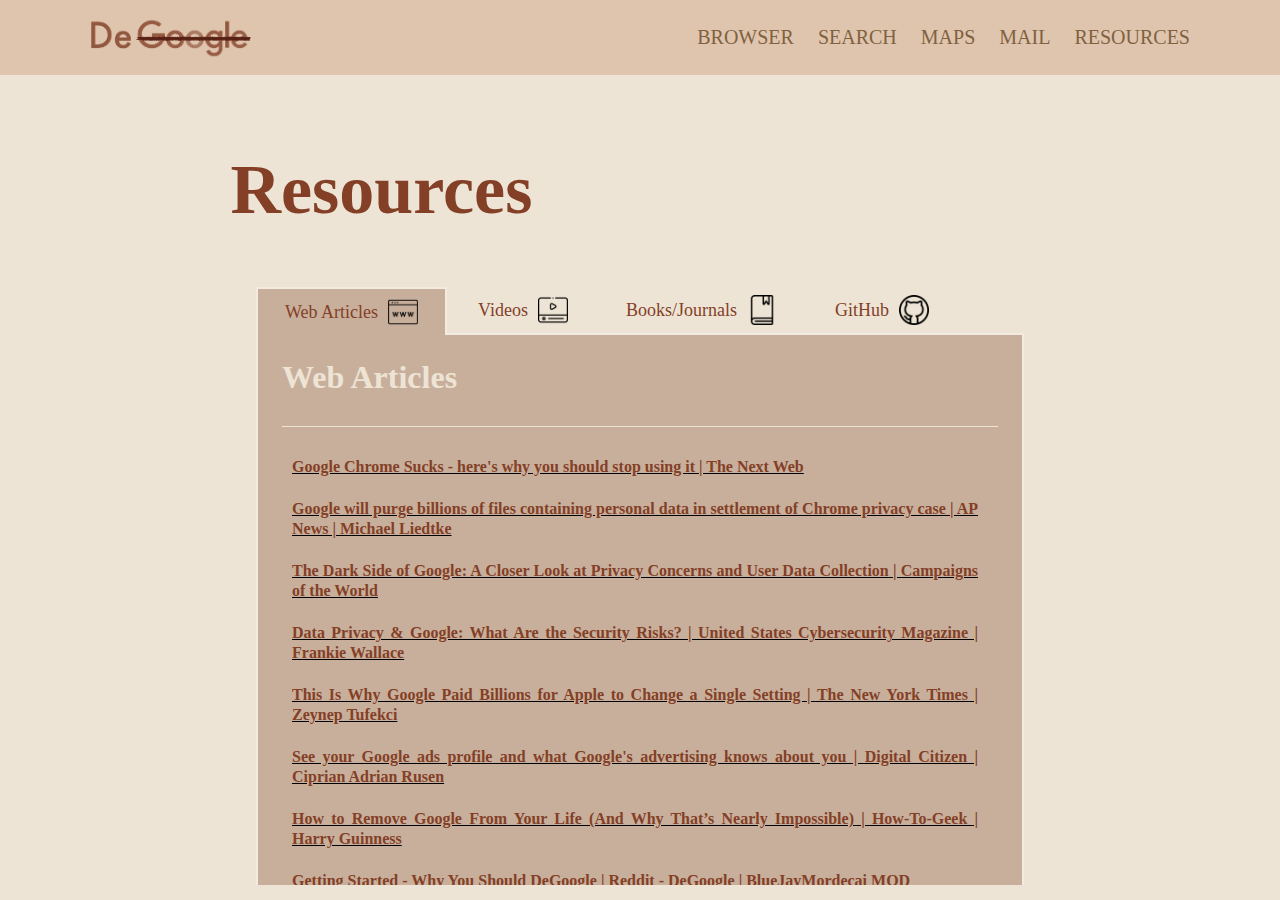
<file: resources.html>
<!DOCTYPE html>
<html lang='en'>
 <head>
    <meta charset="UTF-8">
    <meta name="viewport"
        content="width=device-width", initial-scale=1>
    <meta name="description"
        content="Explore resources and suggestions to de-google your life and finda alternatives to 
        the information monopoly by Google">
    <link rel="stylesheet" type="text/css" href="style.css">
    <link rel="icon" href="./00_degooglefaviconlogo.png">
    <title>Google Search Engine Alternatives</title>
    <script
  src="https://code.jquery.com/jquery-3.7.1.js"
  integrity="sha256-eKhayi8LEQwp4NKxN+CfCh+3qOVUtJn3QNZ0TciWLP4="
  crossorigin="anonymous"></script>
 </head>
<body>


<!--NAVIATION--> <!--to DO-->
<nav>
    <a href="./index.html"> <img id="degoogle" src="./00_logo.png"> </a>


  <ul>       
      <li><a href="./Chrome.html">Browser</a></li>
      <li><a href="./Search.html">Search</a></li>
      <li><a href="./maps.html">Maps</a></li>
      <li><a href="./mail.html">Mail</a></li>
      <li><a href="./resources.html">Resources</a></li>
      
  </ul>
 </nav> 



<!--SPACE-->
<div class="space"></div>
<div class="space"></div>


<!--TOPBANNER-->
<div class="reason2"> 
    <h3>Resources</h3> 
</div>



<!--SPACE-->
<div class="space"></div>



<!--TABs on RESOURCES-->
<div class="tabbed">
    <ul>
        <li>
            <a href="#section1">
                <div class="tabicons">
                    Web Articles
                    <img class="resourceicon" src="./00_www.png">
                </div>
            </a>
            
        </li>
        <li>
            <a href="#section2">
                <div class="tabicons">
                    Videos
                    <img class="resourceicon" src="./00_video.png">
                </div>
            </a>
        </li>
        <li>
            <a href="#section3">
                <div class="tabicons">
                    Books/Journals
                    <img class="resourceicon" src="./00_bookjournal.png">
                </div>
            </a>
        </li>
        <li>
            <a href="#section4">
                <div class="tabicons">
                    GitHub
                    <img class="resourceicon" src="./00_github.png">
                </div>
            </a>
        </li>
    </ul>


<!--SECTION 1 -->

<section id="section1">
    <h2>Web Articles</h2>
    <br>
    <hr class="breakline">
    <br>
    <div class="resourcecontainer">
        <a href="https://thenextweb.com/news/google-chrome-sucks-heres-why-you-should-stop-using-it">
            <h3>Google Chrome Sucks - here's why you should stop using it | The Next Web</h3>
        </a>
        <a href="https://apnews.com/article/google-chrome-privacy-lawsuit-settlement-203cc5063f1a1d4013de1900d9376814">
            <h3>Google will purge billions of files containing personal data in settlement of Chrome privacy case | AP News | Michael Liedtke</h3>
        </a>
        <a href="https://campaignsoftheworld.com/news/the-dark-side-of-google/">
            <h3>The Dark Side of Google: A Closer Look at Privacy Concerns and User Data Collection | Campaigns of the World</h3>
        </a>
        <a href="https://www.uscybersecurity.net/data-privacy-google/">
            <h3>Data Privacy & Google: What Are the Security Risks? | United States Cybersecurity Magazine | Frankie Wallace</h3>
        </a>
        <a href="https://apnews.com/article/google-chrome-privacy-lawsuit-settlement-203cc5063f1a1d4013de1900d9376814">
            <h3>This Is Why Google Paid Billions for Apple to Change a Single Setting | The New York Times | Zeynep Tufekci</h3>
        </a>
        <a href="https://www.digitalcitizen.life/what-google-advertising-knows-about-you/">
            <h3>See your Google ads profile and what Google's advertising knows about you | Digital Citizen | Ciprian Adrian Rusen</h3>
        </a>
        <a href="https://www.howtogeek.com/348792/how-to-remove-google-from-your-life/">
            <h3>How to Remove Google From Your Life (And Why That’s Nearly Impossible) | How-To-Geek | Harry Guinness</h3>
        </a>
        <a href="https://www.reddit.com/r/degoogle/comments/bsa6al/getting_started_why_you_should_degoogle/">
            <h3>Getting Started - Why You Should DeGoogle | Reddit - DeGoogle | BlueJayMordecai MOD</h3>
        </a>
        <a href="https://proton.me/blog/how-to-de-google">
            <h3>How (and why) to deGoogle your life and protect your privacy | Proton.me | Edward Komenda</h3>
        </a>
        <a href="https://en.wikipedia.org/wiki/Privacy_concerns_with_Google">
            <h3>Privacy concerns with Google | Wikipedia </h3>
        </a>
        <a href="https://natematias.medium.com/https-medium-com-natematias-quitting-facebook-google-aaf8f4c80fbf">
            <h3>Quitting Facebook & Google: Why Exit Option Democracy is the Worst Kind of Democracy | Medium | J. Nathan Matias </h3>
        </a>
        <a href="https://gofoss.net/">
            <h3>Digital Freedom For All | Go FOSS - Free and Open Source Software</h3>
        </a>
        <a href="https://medium.com/@cask/degoogling-my-life-part-i-moving-emails-calendars-and-contacts-to-outlook-4c825deeaf51">
            <h3>DeGoogling my Life Part I: Moving Emails, Calendars and Contacts to Outlook | Cask J. Thomson | Medium</h3>
        </a>
    </div>
    <hr class="breakline">
</section>


<!--SECTION 2 -->

<section id="section2">
    <h2>Videos</h2>
    <br>
    <hr class="breakline">
    <br>
    <div class="contentcontainer2">
        <a class="videolink" href="https://www.youtube.com/watch?v=YnSv8ylLfPw">
            <h3>De-Google Your Life - Part 1: Start With Chrome | LinusTechTips | Youtube</h3>
        </a>
        <img class="videothumbnail" src="./00_linus.jpeg">
    </div>
    <br>
    <hr class="breakline">
    <br>
    <div class="contentcontainer2">
        <a class="videolink" href="https://www.youtube.com/watch?v=NnkkV1SVnEk">
            <h3>De-Google your life | Part 2 | Deleted Video Full Credits to @LinusTechTips | Linus Tech Tips | RRareGaming | Youtube</h3>
        </a>
        <img class="videothumbnail" src="./00_linus2.jpeg">
    </div>
    <br>
    <hr class="breakline">
    <br>
    <div class="contentcontainer2">
        <a class="videolink" href="https://www.youtube.com/watch?v=K297opaBp8E">
            <h3>I’ve Stopped Using Google Search! Why you should consider it too. | AskLeo! | Youtube</h3>
        </a>
        <img class="videothumbnail" src="./00_askleo.png">
    </div>
    <br>
    <hr class="breakline">
    <br>
    <div class="contentcontainer2">
        <a class="videolink" href="https://www.ted.com/talks/glenn_greenwald_why_privacy_matters?subtitle=en">
            <h3>Why Privacy Matters | Glenn Greenwald | TED Global</h3>
        </a>
        <img class="videothumbnail" src="./00_glenn.png">
    </div>
    <br>
    <hr class="breakline">
    <br>
    <div class="contentcontainer2">
        <a class="videolink" href="https://www.ted.com/talks/edward_snowden_here_s_how_we_take_back_the_internet?subtitle=en">
            <h3>Here's how we take back the Internet | Edward Snowden | TED </h3>
        </a>
        <img class="videothumbnail" src="./00_edwardsnowden.png">
    </div>
    <br>
    <hr class="breakline">
    <br>
    <div class="contentcontainer2">
        <a class="videolink" href="https://www.ted.com/talks/scott_galloway_how_amazon_apple_facebook_and_google_manipulate_our_emotions?subtitle=en">
            <h3>How Amazon, Apple, Facebook and Google manipulate our emotions | Scott Galloway |
                TED Salon: Brightline Initiative </h3>
        </a>
        <img class="videothumbnail" src="./00_scott.png">
    </div>
    <br>
    <hr class="breakline">
    <br>
    <div class="contentcontainer2">
        <a class="videolink" href="https://www.ted.com/talks/finn_lutzow_holm_myrstad_how_tech_companies_deceive_you_into_giving_up_your_data_and_privacy?subtitle=en">
            <h3>How tech companies deceive you into giving up your data and privacy | Finn Lützow-Holm Myrstad |
                TED Salon: Samsung </h3>
        </a>
        <img class="videothumbnail" src="./00_finn.png">
    </div>
    <br>
    <hr class="breakline">
    <br>
</section>



<!--SECTION 3 -->

<section id="section3">
    <h2>Books/Journals</h2>
    <br>
    <hr class="breakline">
    <br>
    <div class="resourcecontainer">
        <a href="https://algorithmsofoppression.com/contact/">
            <h3>Algorithms of Oppresion | Dr. Safiya U. Noble | NYU Press</h3>
        </a>
        <a href="https://us.macmillan.com/books/9781250237231/permanentrecord">
            <h3>Permanent Record | Edward Snowden | Macmillan Publishers</h3>
        </a>
        <a href="https://www.simonandschuster.com/books/Life-After-Google/George-Gilder/9781621576136">
            <h3>Life After Google | George Gilder | Simon & Schuster</h3>
        </a>
        <a href="https://www.dre.vanderbilt.edu/~schmidt/PDF/google-data-collection.pdf">
            <h3>Google Data Collection | Douglass C. Schmidt | Institute for Software-Integrated Systems</h3>
        </a>
        <a href="https://brave.com/static-assets/files/goggles.pdf">
            <h3>GOGGLES: Democracy dies in darkness, and so does the Web | Brave Search Team | Brave</h3>
        </a>
    </div>
    <br>
    <hr class="breakline">
    <br>
</section>



<!--SECTION 4 -->

<section id="section4">
    <h2>GitHub</h2>
    <br>
    <hr class="breakline">
    <br>
    <div class="resourcecontainer">
        <a href="https://github.com/tycrek/degoogle">
            <h3>Cutting Google Out of Your Life | tycrek | GitHub</h3>
        </a>
        <a href="https://github.com/seanpm2001/Degoogle-your-life">
            <h3>Degoogling - Degoogle Your Life | seanpm2001 | GitHub</h3>
        </a>
        <a href="https://github.com/Correia-jpv/fucking-awesome-privacy">
            <h3>Awesome Privacy | Correla-jpv | GitHub</h3>
        </a>
        <a href="https://github.com/seanpm2001/Stop-using-Chromebooks">
            <h3>Why You Should Stop Using ChromeBooks | seanpm2001 | GitHub</h3>
        </a>
        <a href="https://github.com/Wuest3nFuchs/Degoogle">
            <h3>The Ultimate Guide to DeGoogle Your Life | Reza Ghasemi | GitHub</h3>
        </a>
        <a href="https://github.com/seanpm2001/What-the-FLoC">
            <h3> What the FLoC | seanpm2001 | GitHub</h3>
        </a>
    </div>
    <br>
    <hr class="breakline">
    <br>
</section>




<!--space before footer-->
<div class='space'>
</div>


<!--footer-->
<div class="footer">
    <span> Made by Rohan Subramaniam - Oct 2024</span> 
</div>


<!--script-->
<script type="text/javascript" src="./chrome.js"></script>
</body>
</html>
</file>
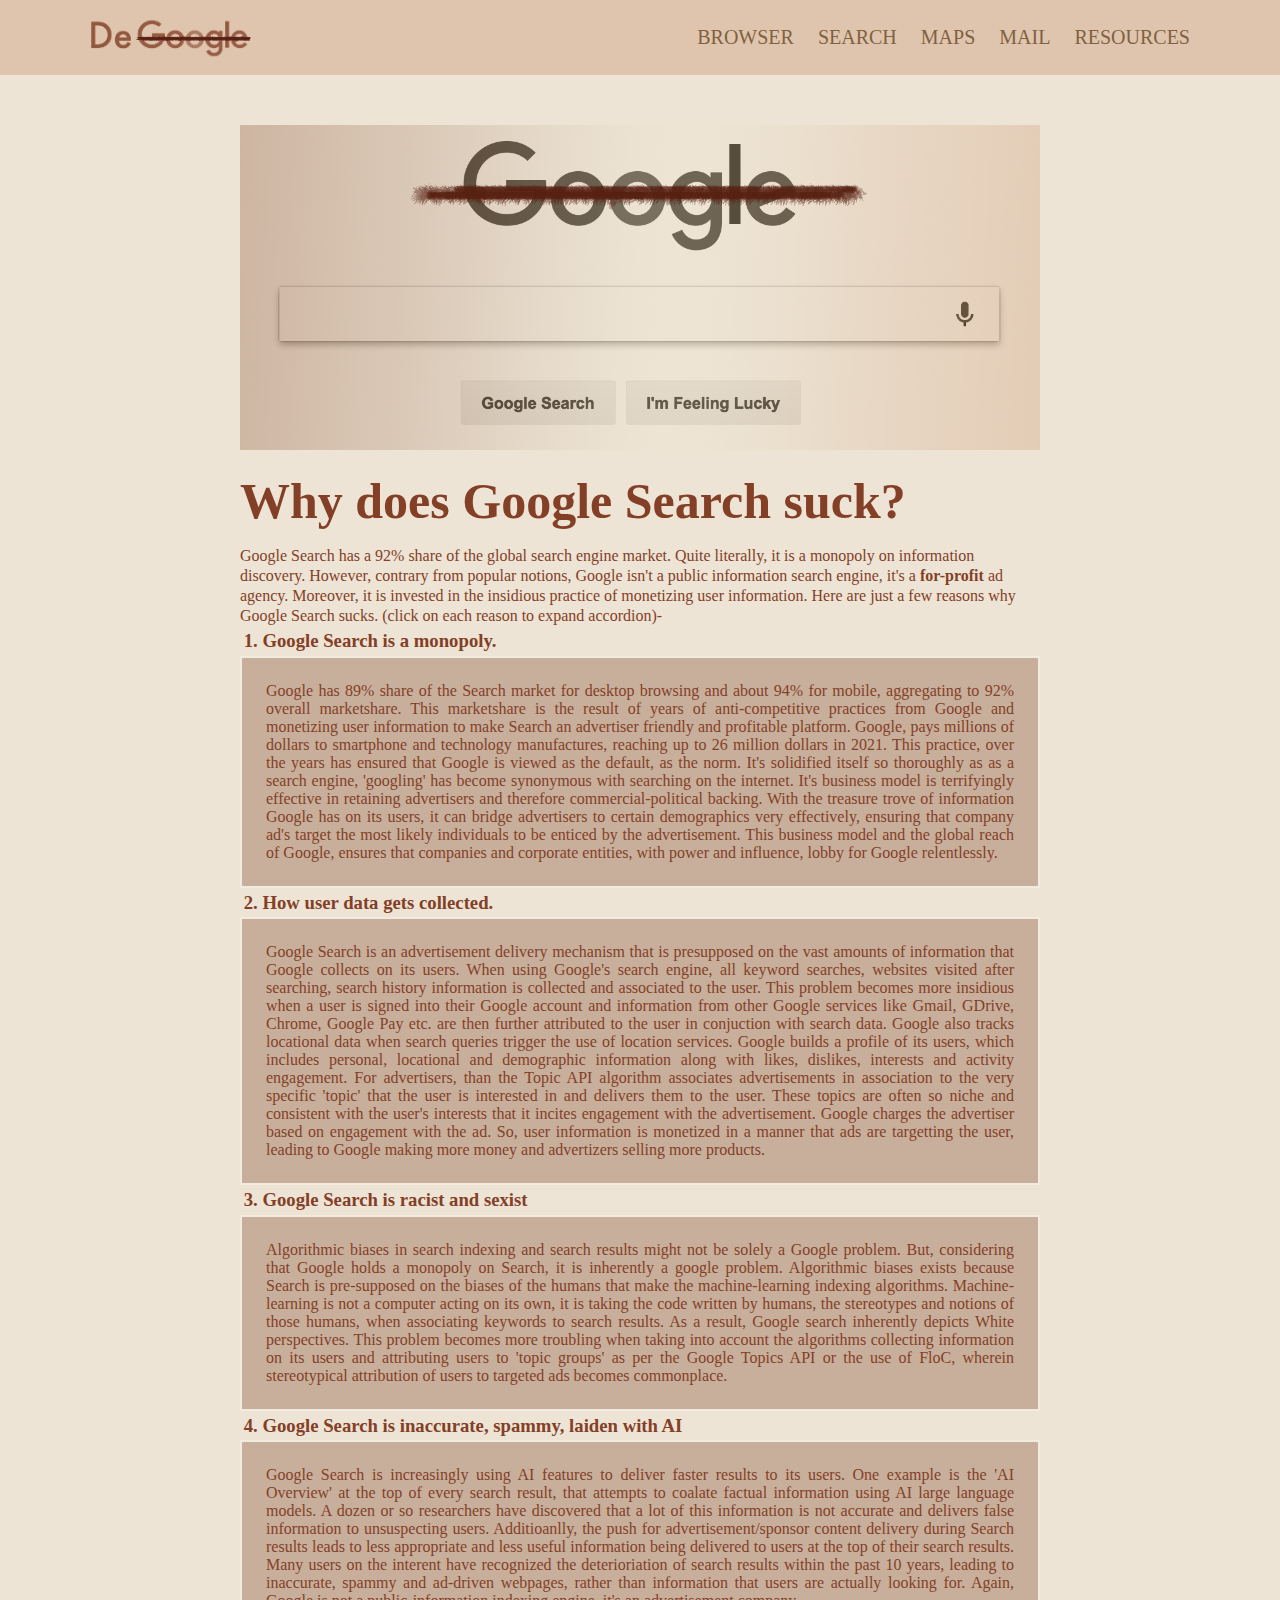
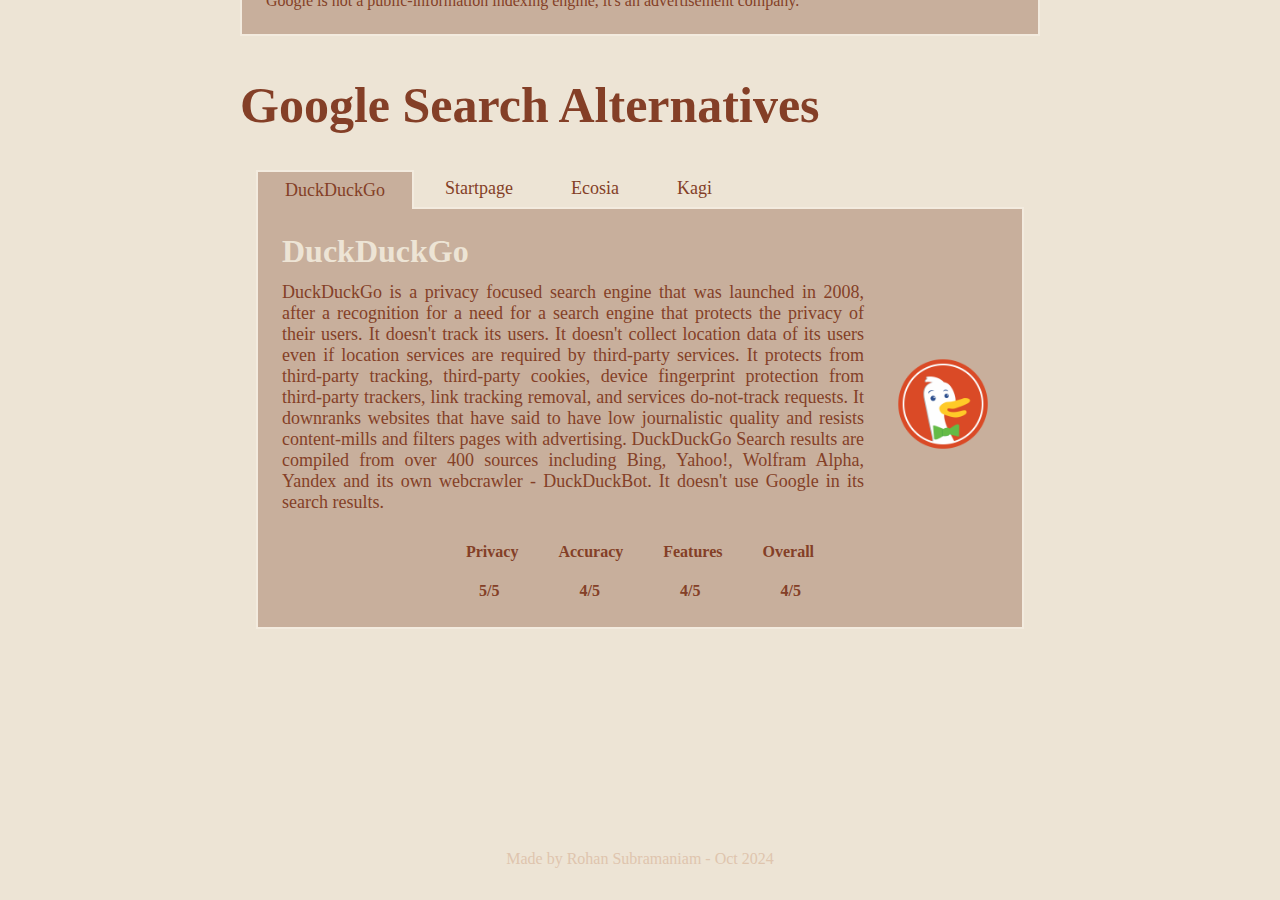
<file: Search.html>
<!DOCTYPE html>
<html lang='en'>
 <head>
    <meta charset="UTF-8">
    <meta name="viewport"
        content="width=device-width", initial-scale=1>
    <meta name="description"
        content="Explore resources and suggestions to de-google your life and finda alternatives to 
        the information monopoly by Google">
    <link rel="stylesheet" type="text/css" href="style.css">
    <link rel="icon" href="./00_degooglefaviconlogo.png">
    <title>Google Search Engine Alternatives</title>
    <script
  src="https://code.jquery.com/jquery-3.7.1.js"
  integrity="sha256-eKhayi8LEQwp4NKxN+CfCh+3qOVUtJn3QNZ0TciWLP4="
  crossorigin="anonymous"></script>
 </head>
  

<body>
      
<!--NAVIATION--> <!--to DO-->
 <nav>
    <a href="./index.html"> <img id="degoogle" src="./00_logo.png"> </a>


   <ul>       
       <li><a href="./Chrome.html">Browser</a></li>
       <li><a href="./Search.html">Search</a></li>
       <li><a href="./maps.html">Maps</a></li>
       <li><a href="./mail.html">Mail</a></li>
       <li><a href="./resources.html">Resources</a></li>
   </ul>
  </nav> 


<!--SPACE-->

<div class='space'>
</div>



<div class="searchphoto">
<img src="./00_googlesearch.png">
</div>

<br>
<br>


<!--TOPBANNER-->
<div class="reason"> 
<h3>Why does Google Search suck?</h3> 
<p> Google Search has a 92% share of the global search engine market. Quite literally, it is a monopoly on information 
    discovery. However, contrary from popular notions, Google isn't a public information search engine, it's a <strong>for-profit</strong> ad agency. 
    Moreover, it is invested in the insidious practice of monetizing user information. Here are just a few reasons why 
    Google Search sucks. (click on each reason to expand accordion)- 
      </p>

</div>



<!--ACCORDION-->

<section class="accordian" role="tablist" aria-live="polite">
 <article>
     <span id="tab0" tabindex="0" class="section-title" aria-controls="panel0" role="tab">
         <h3>1. Google Search is a monopoly.</h3>
     </span>
     <div class="collapsing-section" id="panel0" aria-labelledby="tab0" role="tabpanel">
         <p>Google has 89% share of the Search market for desktop browsing and about 94% for mobile, aggregating to 
            92% overall marketshare. This marketshare is the result of years of anti-competitive practices from Google
            and monetizing user information to make Search an advertiser friendly and profitable platform. Google, pays millions 
            of dollars to smartphone and technology manufactures, reaching up to 26 million dollars in 2021. This practice, 
            over the years has ensured that Google is viewed as the default, as the norm. It's solidified itself so thoroughly as 
            as a search engine, 'googling' has become synonymous with searching on the internet. It's business model is terrifyingly
            effective in retaining advertisers and therefore commercial-political backing. With the treasure trove of information Google has on its users, it can bridge advertisers to certain demographics very effectively, 
            ensuring that company ad's target the most likely individuals to be enticed by the advertisement. This business model 
            and the global reach of Google, ensures that companies and corporate entities, with power and influence, lobby for Google relentlessly.
            
     </div>
     <span id="tab1" tabindex="1" class="section-title" aria-controls="panel1" role="tab">
        <h3>2. How user data gets collected.</h3>
    </span>
    <div class="collapsing-section" id="panel1" aria-labelledby="tab1" role="tabpanel">
        <p>Google Search is an advertisement delivery mechanism that is presupposed on the vast amounts of information
            that Google collects on its users. When using Google's search engine, all keyword searches, websites visited after searching,
            search history information is collected and associated to the user. This problem becomes more insidious when a user is signed into
            their Google account and information from other Google services like Gmail, GDrive, Chrome, Google Pay etc. are then further attributed to the user
            in conjuction with search data. Google also tracks locational data when search queries trigger the use of location services. Google builds a profile of its users, which includes personal, locational and demographic information along
            with likes, dislikes, interests and activity engagement. For advertisers, than the Topic API algorithm associates advertisements in association to the 
            very specific 'topic' that the user is interested in and delivers them to the user. These topics are often so niche and consistent with the user's 
            interests that it incites engagement with the advertisement. Google charges the advertiser based on engagement with the ad. So, user information 
            is monetized in a manner that ads are targetting the user, leading to Google making more money and advertizers selling more products. </p>
          
    </div>
    <span id="tab2" tabindex="2" class="section-title" aria-controls="panel2" role="tab">
        <h3>3. Google Search is racist and sexist</h3>
    </span>
    <div class="collapsing-section" id="panel2" aria-labelledby="tab2" role="tabpanel">
        <p> Algorithmic biases in search indexing and search results might not be solely a Google problem. But, considering that Google holds a monopoly on Search, 
            it is inherently a google problem. Algorithmic biases exists because Search is pre-supposed on the biases of the humans that make the machine-learning indexing algorithms.
            Machine-learning is not a computer acting on its own, it is taking the code written by humans, the stereotypes and notions of those humans, when associating keywords
            to search results. As a result, Google search inherently depicts White perspectives. 
            This problem becomes more troubling when taking into account the algorithms collecting information on its users and attributing users to 'topic groups' 
            as per the Google Topics API or the use of FloC, wherein stereotypical attribution of users to targeted ads becomes commonplace. 
              </p>
    </div>
    <span id="tab3" tabindex="3" class="section-title" aria-controls="panel3" role="tab">
        <h3>4. Google Search is inaccurate, spammy, laiden with AI</h3>
    </span>
    <div class="collapsing-section" id="panel3" aria-labelledby="tab3" role="tabpanel">
        <p> Google Search is increasingly using AI features to deliver faster results to its users. One example is the 'AI Overview'
            at the top of every search result, that attempts to coalate factual information using AI large language models. A dozen or so 
            researchers have discovered that a lot of this information is not accurate and delivers false information to unsuspecting users. 
            Additioanlly, the push for advertisement/sponsor content delivery during Search results leads to less appropriate and 
            less useful information being delivered to users at the top of their search results. Many users on the interent have recognized the
            deterioriation of search results within the past 10 years, leading to inaccurate, spammy and ad-driven webpages, rather than information 
            that users are actually looking for. Again, Google is not a public-information indexing engine, it's an advertisement company. 
             </p>
    </div>
 </article>
</section>



<br>
<br>
<br>

<!--GOOGLE SEARCH ALTERNATIVES HEADING-->

<div class='alternatives'>
<h3>Google Search Alternatives</h3>
</div>


<br>


<!--TABS-->

<div class="tabbed">
    <ul>
        <li>
            <a href="#section1">DuckDuckGo</a>
        </li>
        <li>
            <a href="#section2">Startpage</a>
        </li>
        <li>
            <a href="#section3">Ecosia</a>
        </li>
        <li>
            <a href="#section4">Kagi</a>
        </li>
    </ul>


 <!--section 1 DuckDuckGo -->

 <section id="section1">
 <h2>DuckDuckGo</h2>
 <div class="contentcontainer">
    <p class="squish">DuckDuckGo is a privacy focused search engine that was launched in 2008, after a recognition 
        for a need for a search engine that protects the privacy of their users. It doesn't track its users. It doesn't collect location
        data of its users even if location services are required by third-party services. It protects from third-party tracking, 
        third-party cookies, device fingerprint protection from third-party trackers, link tracking removal, and services do-not-track requests.
        It downranks websites that have said to have low journalistic quality and resists content-mills and filters pages with advertising.
        DuckDuckGo Search results are compiled from over 400 sources including Bing, Yahoo!, Wolfram Alpha, Yandex and its own webcrawler - DuckDuckBot.
        It doesn't use Google in its search results.
    </p>
    <img class="browserlogo" id="duckduckgo" src="./00_duckduckgo.png">
 </div>
    <div class="ranking">
        <h4>Privacy</h4>
        <h4>Accuracy</h4> 
        <h4>Features</h4> 
        <h4>Overall</h4> 
    </div>
    <div class="rankresults">
        <h4>5/5</h4>
        <h4>4/5</h4>
        <h4>4/5</h4>
        <h4>4/5</h4>
    </div>
 </section>




 <!--section 2 - StartPage -->

 <section id="section2">
 <h2>Startpage</h2>
 <div class="contentcontainer">
    <p class="squish">Startpage is a privacy-focused search engine that prioritizes not saving, sharing or selling search data.
        It provides un-profiled search results and doesn't allow third-party trackers and cookies. 'Anonymous View' provides
        an actual private browsing experience, unlike Google's Incognito mode. It also prevent price-tracking of its users, ensuring that third parties
        are unable to target ads. Startpage does use search results from Google, but re-indexes with privacy focused features. However, 
        since it does pay for using Google results, it's not considered true de-googling. It is a good Google alternative especially if a user 
        is used to Google searches but would want the next step to privacy for themselves.
    </p>
    <img class="browserlogo" id="startpage" src="./00_startpage.png">
 </div>
    <div class="ranking">
        <h4>Privacy</h4>
        <h4>Accuracy</h4> 
        <h4>Features</h4> 
        <h4>Overall</h4> 
    </div>
    <div class="rankresults">
        <h4>4/5</h4>
        <h4>3/5</h4>
        <h4>3/5</h4>
        <h4>4/5</h4>
    </div>
 </section>


 <!---Section 3 - Ecosia -->

 <section id="section3">
 <h2>Ecosia</h2>
 <div class="contentcontainer">
    <p class="squish">Ecosia is a sustainability-driven search engine. It uses renewable resources 
        like solar energy to power the servers that structure the engine. It emphasizes that it does not use third-party tracking 
        or build a profile of its users to deliver ads. It uses search results from Bing and more recently from Google. 
        It delivers some ads from Bing in a profit-sharing agreement, but these ads are not targeted and are not structured on user-information for delivery and 
    attribution to user. Ecosia is a great engine alternative to Google for the more eco-cautious users. 100% of Ecosia's profits are dedicated towards tree-planting projects.
    It is also very transparent with its earning and its contributions to the environement, ensuring trust in the organization. It is not the most privacy-focused search engine, however
and still collects user IP address, search terms and session behavioral data. Additioanlly, when using Google Search, it allows Google to attribute third-party cookies to the user. 
Ecosia does not target ads, and is a good starting point to switch from Google. Users can also choose to use search results from Bing, if they'd like to 
move away from Google altogether.</p>
    <img class="browserlogo" id="ecosia" src="./00_ecosia.png">
 </div>
    <div class="ranking">
        <h4>Privacy</h4>
        <h4>Accuracy</h4> 
        <h4>Features</h4> 
        <h4>Overall</h4> 
    </div>
    <div class="rankresults">
        <h4>2/5</h4>
        <h4>3/5</h4>
        <h4>5/5</h4>
        <h4>3/5</h4>
    </div>
 </section>



 <!--section 4 - Kagi-->
 <section id="section4">
 <h2>Kagi</h2>
 <div class="contentcontainer">
    <p class="squish">
        Kagi is the only paid search engine on this list, well-worth the product. Kagi provides excellent reasons why 
        its a paid product, claiming that Google makes about $277 per year on a single user's search, or about $23 per month for someone 
        to influence user's search results. As per their explanation 'User attention is being auctioned off to the highest bidder'. In comparison, 
        Kagi aims to charge its users an affordable fee per month to provide results that are not influenced by advertisements in the least. It's
        user-centric search focuses on anonymous search queries, no data retention and relavant search results. As a first, Kagi also offers a way for users
        to rank pages according to their personal usability, thus allowing users to make a personal page-rank system that woudl improve the accuracy of search results desired.
        Kagi therefore completely bypases PageRank and advertisement content-delivery. Kagi has its own web index, ability to block sites, collects zero telemtric information, anonymizes search data and 
        has an ad-free business model. 
    </p>
    <img class="browserlogo" id="kagi" src="./00_kagi.png">
 </div>
     
    <div class="ranking">
         <h4>Privacy</h4>
        <h4>Accuracy</h4> 
        <h4>Features</h4> 
         <h4>Overall</h4> 
    </div>
    <div class="rankresults">
        <h4>5/5</h4>
        <h4>3/5</h4>
        <h4>3/5</h4>
        <h4>4/5</h4>
    </div>
</div>


<!--space before footer-->
<div class='space'>
</div>


<!--footer-->
<div class="footer">
    <span> Made by Rohan Subramaniam - Oct 2024</span> 
</div>


<!-- java and jquery script calling-->
<script type="text/javascript" src="./chrome.js"></script>
<script type="text/javascript" src="//ajax.googleapis.com/ajax/libs/jquery/2.0.0/jquery.min.js"></script>
</body>
</html>
</file>
<file: style.css>
* {margin: 0px;
    padding: 0px;
     box-sizing: border-box;
     scrollbar-color: transparent transparent; /* thumb and track color */
     scrollbar-width: 0px;}

*::-webkit-scrollbar {
        width: 0;
      }
      
*::-webkit-scrollbar-track {
        background: transparent;
      }
      
*::-webkit-scrollbar-thumb {
        background: transparent;
        border: none;
      }
      
* {
        -ms-overflow-style: none;
      }
 
 body{background-color: #EDE4D5ff}
   
 
 nav{ 
     width: 100%;
     height: 75px;
     line-height: 45px;
     padding: 15px 80px 15px 80px;
     background-color: #DFC5AEff;
 }
 
 #degoogle {max-width: 100%; 
          max-height: 100%; 
          float: left; 
 
 }
 
 
 nav ul{ 
     float: right;}
 
 nav li{
     display: inline-block;
     list-style: none;
 }
 
 nav li a{
     font-size: 20px;
     text-transform: uppercase;
     font-family: Verdana;
     padding: 0px 10px;
     text-decoration: none;
     color: #806140;
 }
 
 nav li a:hover{
     color: #b26c59;
     transition: all 0.4s ease 0s;
 }
 

 .searchphoto{
    display:flex;
 }

 .searchphoto2{
    display:flex;
 }


.mapsphoto{
  display:flex;
}
 .searchphoto img{
    max-width: 800px;
    min-height: 200px;
    margin-left: auto;
    margin-right: auto;
 }

 .mapsphoto img{
  max-width: 200px;
  min-height: 200px;
  margin-left: auto;
  margin-right: auto;
}

.searchphoto2 img{
    max-width:200px;
    margin-left:auto;
    margin-right:auto;
}

 
 .topbanner{
     font-family: 'Lucida', monospace;
     margin-left: 100px;
     margin-right: 100px;
 }
 
 .topbanner h3, .rankingscale h3{
     line-height: 60px;
     color: #843F27ff;
     text-align: center;
     font-size:30px;
     font-family: Verdana;
 }

 
 .topbanner p{
     top: 65px;
     font-size: 25px;
     color: #843F27ff;
     font-family: Verdana;
     
 }


.scale1{
    display: flex;
    flex-direction: column;
    justify-content: center;
    align-items: center;
    column-gap: 1px;
}
 
.scale1 img{
    max-width:900px;    
}

.scale1 .levels{
    max-width:900px;
}

.space-maps {
  height: 20px;
}
 
 .space {
    height: 50px;
  }
  .reason {
    display: block;
    margin-left: auto;
    margin-right: auto;
    width: 800px;
  }
  
  .reason h3{
    font-size: 50px;
    line-height: 30px;
    padding-bottom: 30px;
    color: #843F27ff;
    font-family: Tahoma;
  }

  .reason2 {
   display: block;
   margin-left: 18%;

  }
  
  .reason2 h3{
    font-size: 70px;
    line-height: 30px;
    padding-bottom: 30px;
    color: #843F27ff;
    font-family: Tahoma;
  }

  .reason2 h2{
    font-size: 32px;
    line-height: 36px;
    padding-bottom: 30px;
    color: #843F27ff;
    font-family: Tahoma;
  }

  .reason2 h4{
    font-size: 24px;
    line-height: 36px;
    padding-bottom: 30px;
    color: #843F27ff;
    font-family: Tahoma;
    margin-right: 18%;
  }



  
  .reason p{
    color: #843F27ff;
    font-family: Verdana;
    line-height: 20px;
  }
  
  .reason li{
    color: #843F27ff;
    font-family: Verdana;
    line-height: 20px;
  }
  
  
  /* Accordian headers */
  .accordian{
    margin: auto;
    width: 800px;
  }
  
  .section-title{
      background: #EDE4D5ff;
      display: block;
  }
  
  .section-title h3{
    color: #843F27ff;  
      padding: 0.2em;
  }
  
  /* collapsing-section */
  .collapsing-section{
      display: block;
      background: #EDE4D5ff;
      
  }


  .collapsing-section p{
      margin: 0;
      color: #843F27ff;
      font-family: Verdana;
      text-align: justify;
    
  }

  .collapsing-section .indent{
    margin-left: 40px;
    color: #843F27ff;
      font-family: Verdana;
      line-height: 26px;
      text-align: justify;
  }


  
  .alternatives {
    display: block;
    margin-left: auto;
    margin-right: auto;
    width: 800px;
  }
  
  .alternatives h3{
    font-size: 50px;
    line-height: 30px;
    padding-bottom: 30px;
    color: #843F27ff;
    font-family: Tahoma;
  }
  
  
  
  
  * {
    color: inherit;
  }
  
  
  .tabbed {
    max-width: 60%;
    margin: auto;
    overflow-y: scroll;
    height: 600px;
      
  }


  #indextabs{
    max-width:76.05%;
    max-height:200px;
  }

  .tabbed .indexlist{
    padding: 0;
    margin: 0;
    display: flex;
    gap: 2px; /* Adjusts space between tabs */
    list-style-type: none;
}




  [role="tablist"] {
    padding: 0;
  }
  
  [role="tablist"] li, [role="tablist"] a {
    display: inline-block;
  }
  
  [role="tablist"] a {
    text-decoration: none;
    padding: 0.5rem 1.5em;
  }
  
  [role="tablist"] [aria-selected] {
    border: 2px solid #F3EBDFff ;
    background: #C8AF9Cff;
    border-bottom: 0;
    position: relative;
    top: 2px;
  }
  
  [role="tabpanel"] {
    border: 2px solid #F3EBDFff;
    padding: 1.5rem;
    background: #C8AF9Cff;

  }
  
  [role="tabpanel"] * + * {
    margin-top: 0.75rem;
  }
  
  *:focus {
    outline: none;
    box-shadow: inset 0 0 0 4px #843F27ff;
  }
  
  @media (max-width: 550px) {
    
    [role="tablist"] li, [role="tablist"] a {
      display: block;
      position: static;
    }
    
    [role="tablist"] a {
      border: 2px solid #222 !important;
    }
    
    [role="tablist"] li + li a {
      border-top: 0 !important;
    }
    
    [role="tablist"] [aria-selected] {
      position: static;
    }
    
    [role="tablist"] [aria-selected]::after {
      content: '\0020⬅';
    }
    
    [role="tabpanel"] {
      border-top: 0;
    }
    
  }

  .tabbed li a{
  font-family:Verdana;
  color: #843F27ff;
  font-size: 18px;
  }


  .tabbed .indexing a{
    font-family:Verdana;
    color: #843F27ff;
    font-size: 16px;
  }
  
  #section1 h2, #section2 h2, #section3 h2, #section4 h2, #section5 h2, #section6 h2, 
  #section7 h2, #section8 h2, #section9 h2, #section10 h2{
    font-family:Verdana;
    color: rgb(237, 228, 213);
    font-size: 32px;
  }

  .contentcontainer{
    display:flex;
    align-items:center;
    justify-content: space-between;
    flex-wrap: nowrap;
    flex-direction: row;
    gap: 24px; /* Adds space between the text and image */
  }

  .mapalternatives1{
    background-image: url('00_applemapsscreenshot.png');
    background-size: cover;
    background-repeat: no-repeat;
    min-height: 300px;
  }

  .mapalternatives2{
    background-image: url('00_OSMAndMapExample.PNG');
    background-blend-mode:multiply;
    opacity: 0.8;
    background-size: cover;
    background-repeat: no-repeat;
    min-height: 300px;
  }

  .mapalternatives2 img{
    box-shadow: 4px 4px 4px #000000;
  }

  .mapalternatives3{
    background-image: url('00_herewegomapexample.png');
    background-blend-mode:multiply;
    background-size: cover;
    background-repeat: no-repeat;
    min-height: 250px;
  }

  .mapalternatives3 img{
    box-shadow: 4px 4px 4px #000000;
  }
 
  .mapalternatives4{
    background-image: url('00_openstreetmapsscreenshot.png');
    background-size: cover;
    background-repeat: no-repeat;
    min-height: 250px;
  }

  .mapalternatives4 img{
    box-shadow: 2px 2px 4px #000000;;
  }
  
  .OSMheader{
    text-shadow: 2px 2px 5px #301d18;
  }


  #section1 p.squishmap, #section2 p.squishmap, #section3 p.squishmap, #section4 p.squishmap, #section5 p.squishmap{
    font-family: Verdana;
    color:rgba(237, 228, 213);
    font-size: 18px;
    text-align: justify;
    background-color: rgba(11, 8, 2, 0.30);
  }

  .contentcontainer2{
    display:flex;
    align-items:center;
    justify-content: space-between;
    flex-wrap: nowrap;
    flex-direction: row;
    gap: 5px; /* Adds space between the text and image */
  }







  .contentcontainer2 .videolink{
    font-family:Verdana;
    color:#843F27ff;
    font-size: 16px;
  }

  .contentcontainer2 .videothumbnail{
    max-width: 200px;
  }




  #section1 p.squish, #section2 p.squish, #section3 p.squish, #section4 p.squish, #section5 p.squish{
    font-family: Verdana;
    color:#843F27ff;
    font-size: 18px;
    text-align: justify;
  }

  #section1 p.normal, #section2 p.normal, #section3 p.normal, #section4 p.normal, #section5 p.normal,
  #section6 p.normal, #section7 p.normal, #section8 p.normal, #section9 p.normal, #section10 p.normal{
    font-family: Verdana;
    color:#843F27ff;
    font-size: 18px;
    text-align: justify;
  }

 .ranking{
        display: flex;
        align-items: baseline;
        justify-content: center;
 }

 .ranking h4{
    line-height: 30px;
    font-family: Verdana;
    padding-left:20px;
    padding-right:20px;
    color:#843F27ff;
 }
 
 .rankresults{
    display: flex;
    align-items: baseline; /* or try 'center' */
    justify-content: center;
}
.rankresults h4{
    line-height: 1.5; /* Adjust to fit your layout */
    font-family: Verdana;
    padding-left:40px;
    padding-right:40px;
    color:#843F27ff;
    margin: 0; /* Ensures no extra spacing */
 }
 .rankresults2{
  display: flex;
  align-items: baseline; /* or try 'center' */
  justify-content: center;
}


.rankresults2 #rankresleft{
  line-height: 1.5; /* Adjust to fit your layout */
  font-family: Verdana;
  padding-left:40px;
  padding-right:45px;
  color:#843F27ff;
  margin: 0; /* Ensures no extra spacing */
}

.rankresults2 #rankresright{
  line-height: 1.5; /* Adjust to fit your layout */
  font-family: Verdana;
  padding-left:50px;
  padding-right:40px;
  color:#843F27ff;
  margin: 0; /* Ensures no extra spacing */
}
 
 .browserlogo{
    max-height:110px;
    max-width: 110px;
    border-radius: 20px;
 }


 .resourcecontainer{
    display:flex;
    flex-direction: column;
    flex-wrap: wrap;
    align-items: flex-start;
    margin-left:10px;
    margin-right: 20px;
 }

 .resourcecontainer h3{
    color:#843F27ff;
    text-align: justify;
    line-height: 20px;
    margin-bottom: 10px;
    font-size: 16px;
    font-family: Verdana;
 }









 #startpage{
    height: 60px;
    width: 120px;
 }
  
  .footer {
    position: relative;
    bottom: 0;
    left: 0;
    right: 0;
    padding: 2rem;
    background:#EDE4D5ff;
    color: #DFC5AEff;
    font-weight: 500;
    display: flex;
    justify-content: center;
    align-items: center;
    gap: 0.2rem;
  }



.tabicons{
    display:flex;
    align-items: center;
    justify-content: space-between;
    gap: 10px;
}

.resourceicon{
    max-width:30px;
    max-height:30px;
}


.breakline{
    background:#EDE4D5ff;
    height: 1px;
    border:none;

}

.warningdiv{
    display:flex;
    flex-direction: row;
    margin-left:auto;
    margin-right:auto;
    max-width: 850px;
}


.degooglewarning{
    font-family: Verdana;
    font-size: 12px;
    color:#843F27ff;
    text-align: justify;

}



.donationresearch{
  max-width: 875px;
  background-color:#DFC5AEff;
  display: flex;
  flex-direction: column;
  margin: auto;
}

.donationtitle{
  display: flex;
  flex-direction: row;
  max-height: 100px;
  margin-top: 50px;
  justify-content: space-around;

}

.donationresearch h2{
  padding-top: 30px;
  font-size: 30px;

  color: #843F27ff;
  font-family: Tahoma;
}


.donationresearch h3{
  padding-top: 20px;
  padding-left: 50px;
  color: #843F27ff;
  font-family: Tahoma;
}

.donationresearch p{
  padding-left: 50px;
  padding-right: 50px;
  padding-top: 20px;
  padding-bottom: 20px;
  color: #843F27ff;
  font-family: Tahoma;
  line-height: 22px;
}

.donationresearch ul{
  padding-left: 50px;
  padding-right: 50px;
  padding-top: 20px;
  line-height: 22px;
  padding-bottom: 20px;
  color: #843F27ff;
  font-family: Tahoma;
}

.donationlogos{
  max-width: 100px;
  max-height: 100px;
  box-shadow: 1px 1px 5px #301d18;
}
</file>
